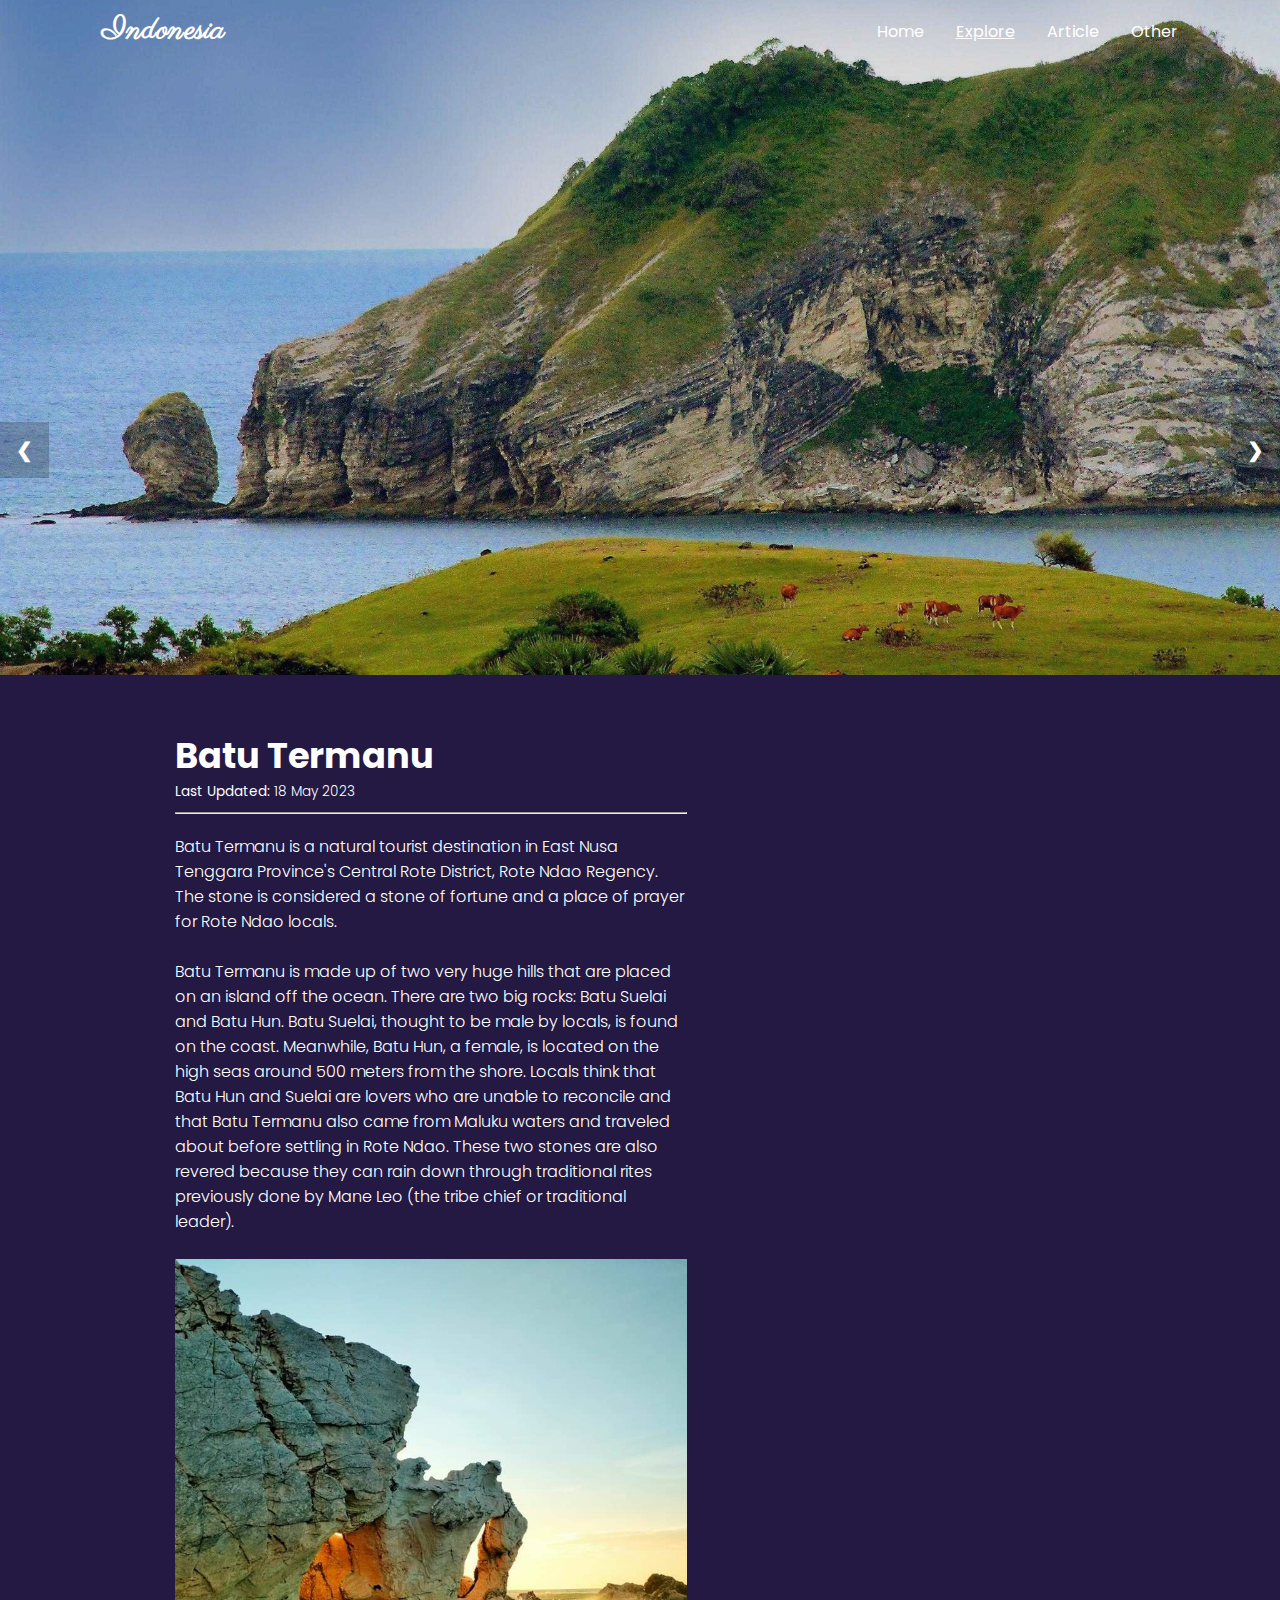
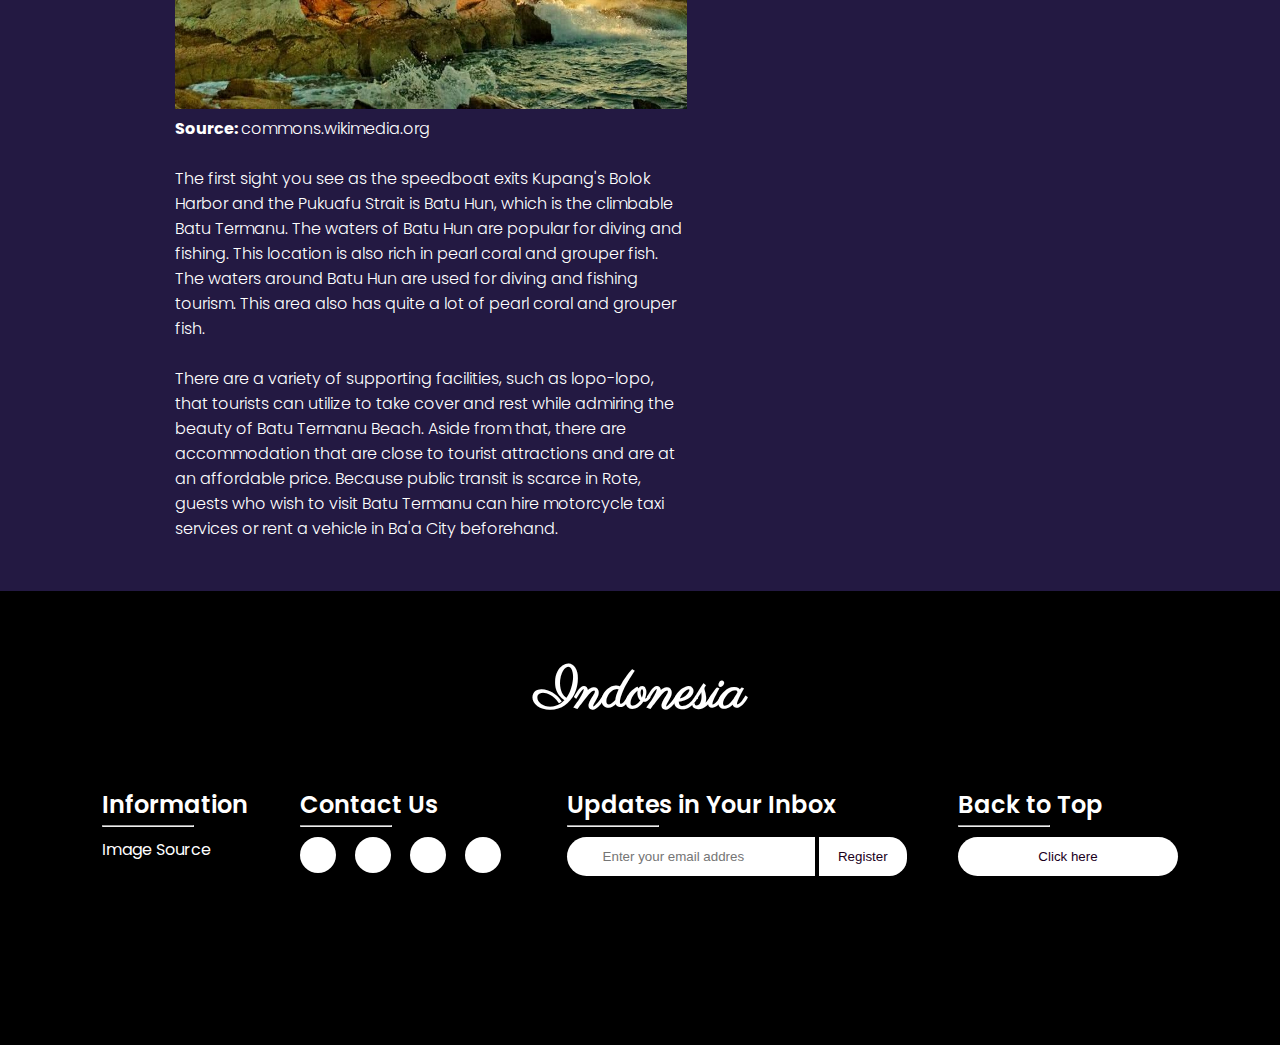
<file: HTML/batu-termanu.html>
<!DOCTYPE html>
<html lang="en">
	<head>
		<meta charset="UTF-8" />
		<meta http-equiv="X-UA-Compatible" content="IE=edge" />
		<meta name="viewport" content="width=device-width, initial-scale=1.0" />
		<link rel="stylesheet" type="text/css" href="../CSS/style.css" />
		<link rel="stylesheet" type="text/css" href="../CSS/styleExplore.css" />
		<link
			rel="stylesheet"
			href="https://cdnjs.cloudflare.com/ajax/libs/font-awesome/6.4.0/css/all.min.css"
			integrity="sha512-iecdLmaskl7CVkqkXNQ/ZH/XLlvWZOJyj7Yy7tcenmpD1ypASozpmT/E0iPtmFIB46ZmdtAc9eNBvH0H/ZpiBw=="
			crossorigin="anonymous"
			referrerpolicy="no-referrer"
		/>
		<title>Batu Termanu</title>
	</head>
	<body>
		<header>
			<div>
				<h3 class="logo"><a href="../index.html">Indonesia</a></h3>
			</div>

			<div class="mobile-navbar-toggle">
				<i class="fa-solid fa-bars" id="navbar-toggle-icon"></i>
			</div>

			<nav>
				<ul id="navbar">
					<li><a href="../index.html#welcoming">Home</a></li>
					<li>
						<a href="../index.html#explore" class="active"
							>Explore</a
						>
					</li>
					<li>
						<a href="../index.html#article">Article</a>
					</li>
					<li><a href="#footer">Other</a></li>
				</ul>
			</nav>
		</header>

		<main>
			<div class="carousel">
				<div class="slide">
					<img src="../Image/batu-termanu2.jpg" alt="" />
				</div>
				<div class="slide">
					<img src="../Image/batu-termanu3.jpg" alt="" />
				</div>
				<div class="slide">
					<img src="../Image/batu-termanu4.jpg" alt="" />
				</div>
				<div class="navigation">
					<a class="prev" onclick="plusSlides(-1)">&#10094;</a>
					<a class="next" onclick="plusSlides(-1)">&#10095;</a>
				</div>
			</div>
			<article>
				<div class="content">
					<h1>Batu Termanu</h1>
					<p class="updated">
						<strong>Last Updated: </strong> 18 May 2023
					</p>
					<hr />
					<p>
						Batu Termanu is a natural tourist destination in East
						Nusa Tenggara Province's Central Rote District, Rote
						Ndao Regency. The stone is considered a stone of fortune
						and a place of prayer for Rote Ndao locals.
					</p>
					<br />
					<p>
						Batu Termanu is made up of two very huge hills that are
						placed on an island off the ocean. There are two big
						rocks: Batu Suelai and Batu Hun. Batu Suelai, thought to
						be male by locals, is found on the coast. Meanwhile,
						Batu Hun, a female, is located on the high seas around
						500 meters from the shore. Locals think that Batu Hun
						and Suelai are lovers who are unable to reconcile and
						that Batu Termanu also came from Maluku waters and
						traveled about before settling in Rote Ndao. These two
						stones are also revered because they can rain down
						through traditional rites previously done by Mane Leo
						(the tribe chief or traditional leader).
					</p>
					<br />
					<figure>
						<img src="../Image/batu-termanu.jpg" alt="" />
						<figcaption>
							<strong>Source: </strong
							><a
								href="https://commons.wikimedia.org/wiki/File:Termanu_stone_-_Rote_Island.jpg"
								>commons.wikimedia.org</a
							>
						</figcaption>
					</figure>
					<br />
					<p>
						The first sight you see as the speedboat exits Kupang's
						Bolok Harbor and the Pukuafu Strait is Batu Hun, which
						is the climbable Batu Termanu. The waters of Batu Hun
						are popular for diving and fishing. This location is
						also rich in pearl coral and grouper fish. The waters
						around Batu Hun are used for diving and fishing tourism.
						This area also has quite a lot of pearl coral and
						grouper fish.
					</p>
					<br />
					<p>
						There are a variety of supporting facilities, such as
						lopo-lopo, that tourists can utilize to take cover and
						rest while admiring the beauty of Batu Termanu Beach.
						Aside from that, there are accommodation that are close
						to tourist attractions and are at an affordable price.
						Because public transit is scarce in Rote, guests who
						wish to visit Batu Termanu can hire motorcycle taxi
						services or rent a vehicle in Ba'a City beforehand.
					</p>
				</div>
				<br />
				<div class="googleMap-container">
					<iframe
						class="googleMap"
						src="https://www.google.com/maps/embed?pb=!1m18!1m12!1m3!1d8071.307632382249!2d123.11094592899582!3d-10.675208920605044!2m3!1f0!2f0!3f0!3m2!1i1024!2i768!4f13.1!3m3!1m2!1s0x2c56d37f6e6b6889%3A0x96581d223c4ab505!2sPantai%20Batu%20Termanu!5e0!3m2!1sid!2sid!4v1684559143407!5m2!1sid!2sid"
						allowfullscreen=""
						loading="lazy"
						referrerpolicy="no-referrer-when-downgrade"
					></iframe>
				</div>
				<br />
				<br />
			</article>
		</main>

		<footer id="footer">
			<div class="footer-logo">
				<h3>Indonesia</h3>
			</div>

			<div class="footer-item">
				<div class="footer-col footer-company">
					<h3>Information</h3>
					<hr class="line" />
					<ul>
						<li><a href="HTML/image-source.html">Image Source</a></li>
					</ul>
				</div>

				<div class="footer-col footer-social">
					<h3>Contact Us</h3>
					<hr class="line" />
					<a href="https://www.facebook.com/smpkristoforus1"
						><i class="fa-brands fa-facebook-f"></i
					></a>
					<a href="https://www.instagram.com/smp_santo_kristoforus1/"
						><i class="fa-brands fa-instagram"></i
					></a>
					<a href="https://www.youtube.com/@smpsantokristoforus1251"
						><i class="fa-brands fa-youtube"></i
					></a>
					<a href="https://kristo.sch.id/v2/"
						><i class="fa-solid fa-globe"></i
					></a>
				</div>

				<div class="footer-col footer-news">
					<h3>Updates in Your Inbox</h3>
					<hr class="line" />
					<div class="email-input">
						<form action="">
							<input
								type="email"
								id="input"
								name="email"
								placeholder="Enter your email addres"
							/>
							<button type="submit">Register</button>
						</form>
					</div>
				</div>

				<div class="footer-col footer-scroll">
					<h3>Back to Top</h3>
					<hr class="line" />
					<button onclick="backToTop()">Click here</button>
				</div>
			</div>
		</footer>
		<script src="../script.js"></script>
	</body>
</html>
</file>
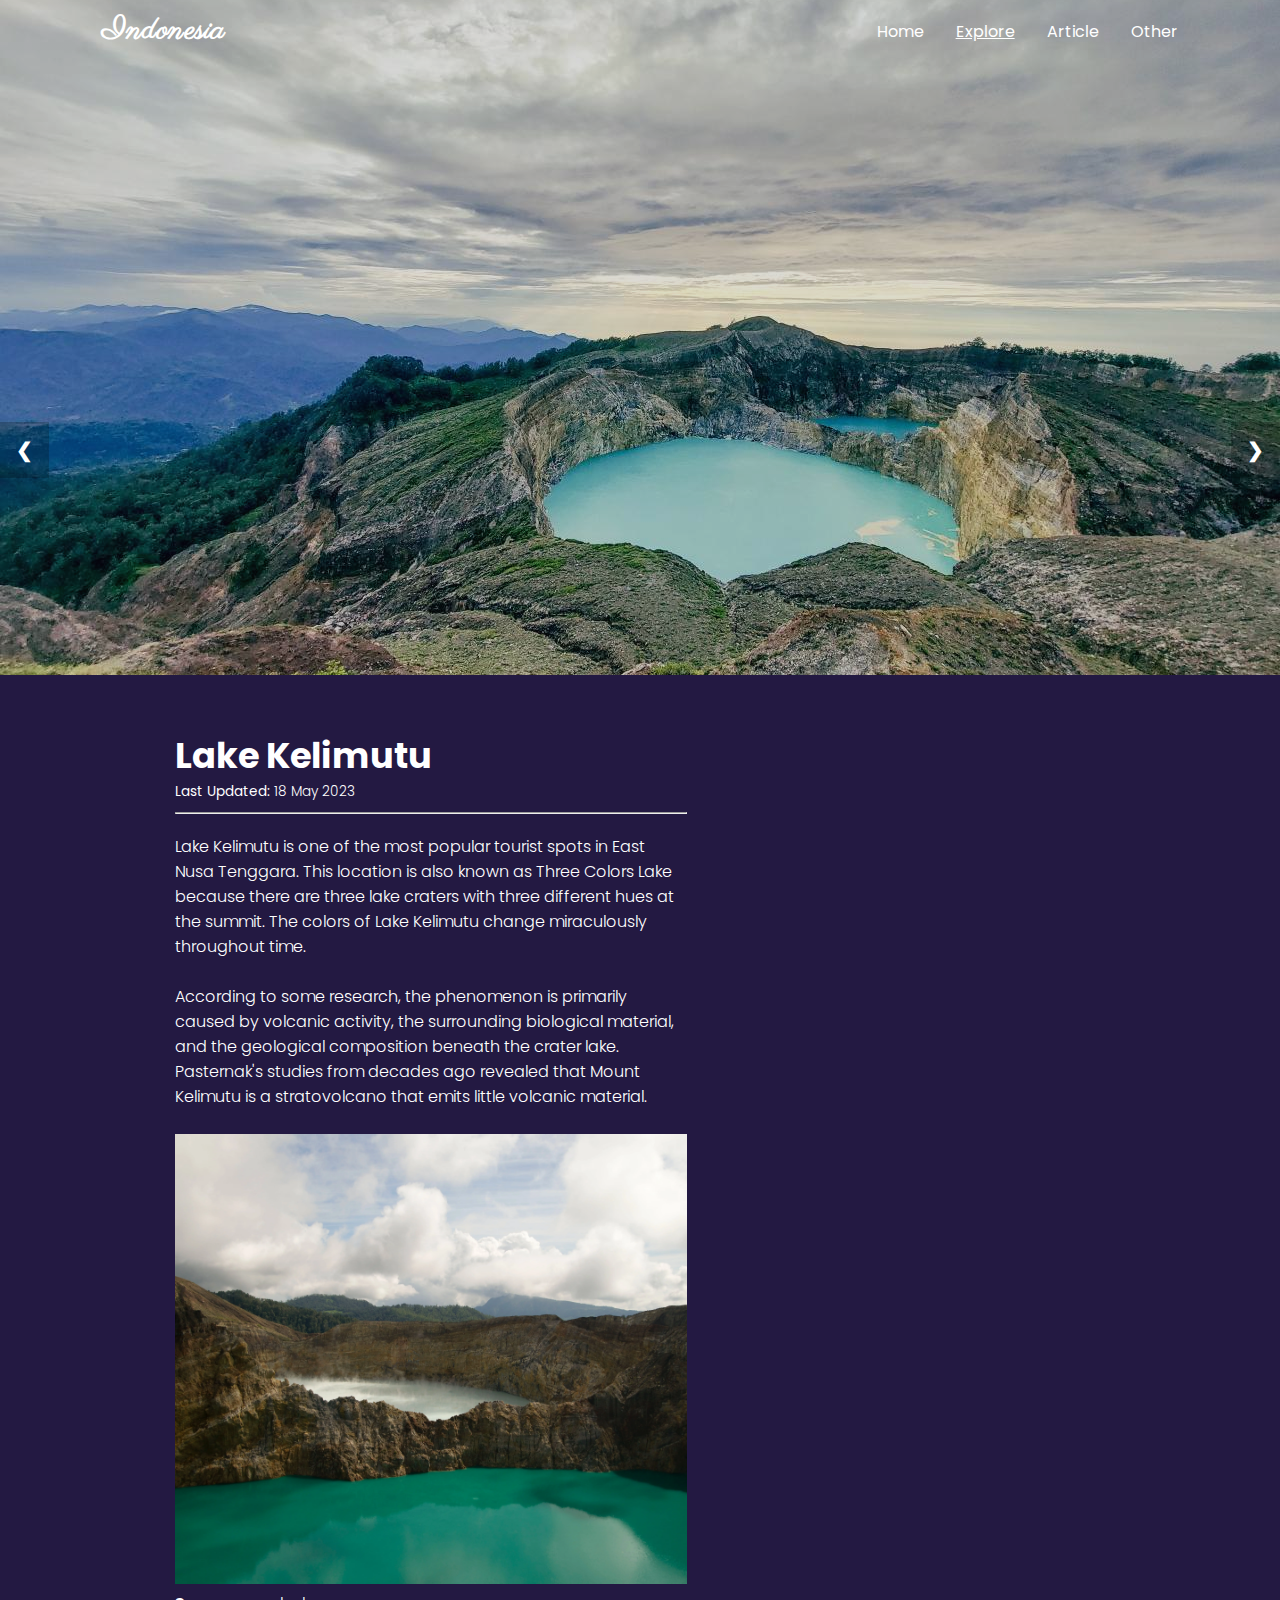
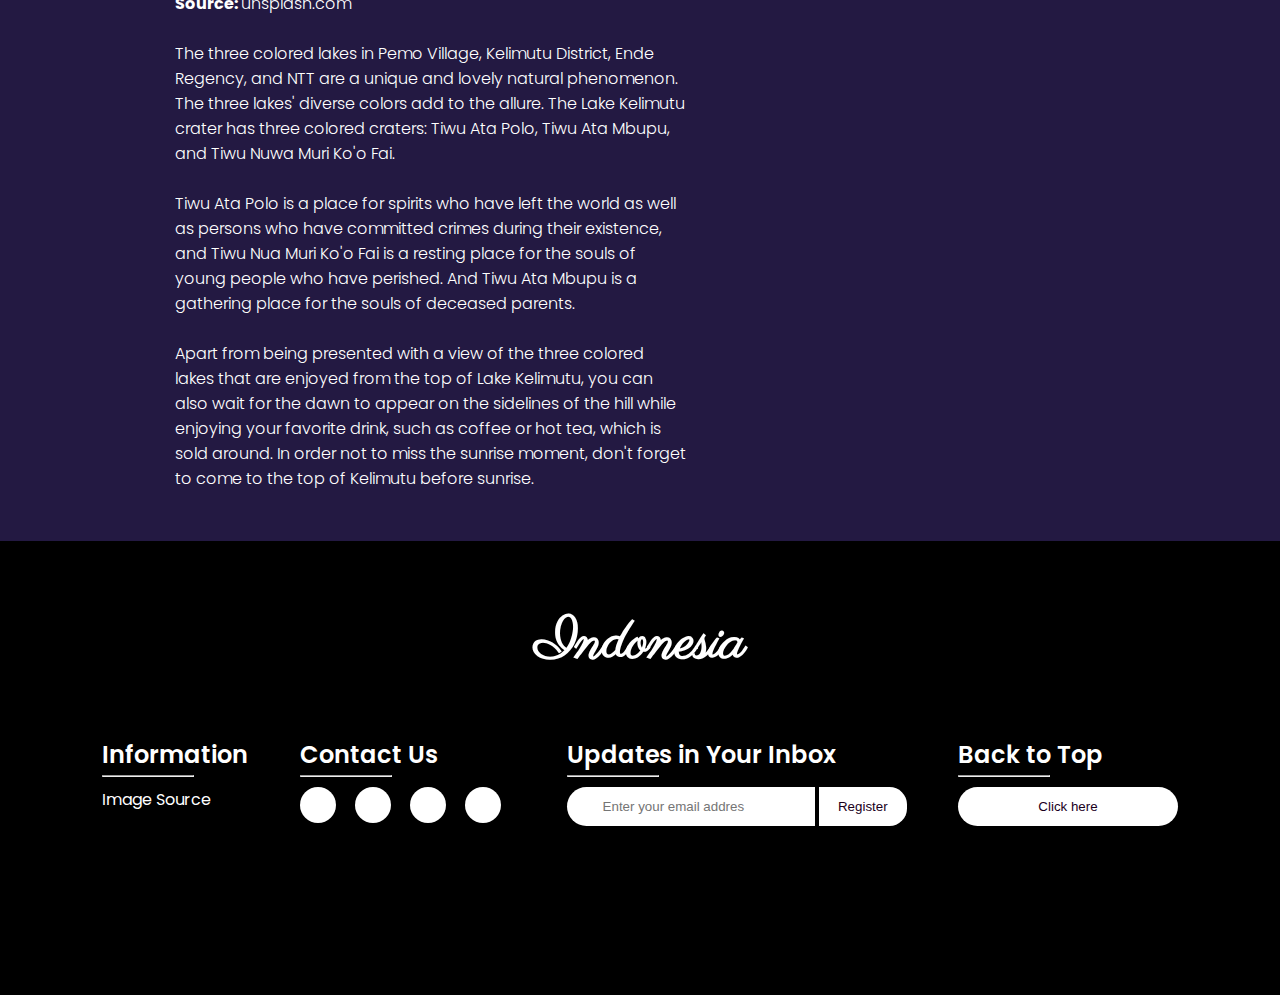
<file: HTML/kelimutu-lake.html>
<!DOCTYPE html>
<html lang="en">
	<head>
		<meta charset="UTF-8" />
		<meta http-equiv="X-UA-Compatible" content="IE=edge" />
		<meta name="viewport" content="width=device-width, initial-scale=1.0" />
		<link rel="stylesheet" type="text/css" href="../CSS/style.css" />
		<link rel="stylesheet" type="text/css" href="../CSS/styleExplore.css" />
		<link
			rel="stylesheet"
			href="https://cdnjs.cloudflare.com/ajax/libs/font-awesome/6.4.0/css/all.min.css"
			integrity="sha512-iecdLmaskl7CVkqkXNQ/ZH/XLlvWZOJyj7Yy7tcenmpD1ypASozpmT/E0iPtmFIB46ZmdtAc9eNBvH0H/ZpiBw=="
			crossorigin="anonymous"
			referrerpolicy="no-referrer"
		/>
		<title>Lake Kelimutu</title>
	</head>
	<body>
		<header>
			<div>
				<h3 class="logo"><a href="../index.html">Indonesia</a></h3>
			</div>

			<div class="mobile-navbar-toggle">
				<i class="fa-solid fa-bars" id="navbar-toggle-icon"></i>
			</div>

			<nav>
				<ul id="navbar">
					<li><a href="../index.html#welcoming">Home</a></li>
					<li>
						<a href="../index.html#explore" class="active"
							>Explore</a
						>
					</li>
					<li>
						<a href="../index.html#article">Article</a>
					</li>
					<li><a href="#footer">Other</a></li>
				</ul>
			</nav>
		</header>

		<main>
			<div class="carousel">
				<div class="slide">
					<img src="../Image/kelimutu-lake3.jpg" alt="" />
				</div>
				<div class="slide">
					<img src="../Image/kelimutu-lake4.jpg" alt="" />
				</div>
				<div class="slide">
					<img src="../Image/kelimutu-lake2.jpg" alt="" />
				</div>
				<div class="navigation">
					<a class="prev" onclick="plusSlides(-1)">&#10094;</a>
					<a class="next" onclick="plusSlides(-1)">&#10095;</a>
				</div>
			</div>
			<article>
				<div class="content">
					<h1>Lake Kelimutu</h1>
					<p class="updated">
						<strong>Last Updated: </strong> 18 May 2023
					</p>
					<hr />
					<p>
						Lake Kelimutu is one of the most popular tourist spots
						in East Nusa Tenggara. This location is also known as
						Three Colors Lake because there are three lake craters
						with three different hues at the summit. The colors of
						Lake Kelimutu change miraculously throughout time.
					</p>
					<br />
					<p>
						According to some research, the phenomenon is primarily
						caused by volcanic activity, the surrounding biological
						material, and the geological composition beneath the
						crater lake. Pasternak's studies from decades ago
						revealed that Mount Kelimutu is a stratovolcano that
						emits little volcanic material.
					</p>
					<br />
					<figure>
						<img src="../Image/kelimutu-lake.webp" alt="" />
						<figcaption>
							<strong>Source: </strong
							><a
								href="https://unsplash.com/photos/k6Vd-mbxx6A?utm_source=unsplash&utm_medium=referral&utm_content=creditCopyText"
								>unsplash.com</a
							>
						</figcaption>
					</figure>
					<br />
					<p>
						The three colored lakes in Pemo Village, Kelimutu
						District, Ende Regency, and NTT are a unique and lovely
						natural phenomenon. The three lakes' diverse colors add
						to the allure. The Lake Kelimutu crater has three
						colored craters: Tiwu Ata Polo, Tiwu Ata Mbupu, and Tiwu
						Nuwa Muri Ko'o Fai.
					</p>
					<br />
					<p>
						Tiwu Ata Polo is a place for spirits who have left the
						world as well as persons who have committed crimes
						during their existence, and Tiwu Nua Muri Ko'o Fai is a
						resting place for the souls of young people who have
						perished. And Tiwu Ata Mbupu is a gathering place for
						the souls of deceased parents.
					</p>
					<br />
					<p>
						Apart from being presented with a view of the three
						colored lakes that are enjoyed from the top of Lake
						Kelimutu, you can also wait for the dawn to appear on
						the sidelines of the hill while enjoying your favorite
						drink, such as coffee or hot tea, which is sold around.
						In order not to miss the sunrise moment, don't forget to
						come to the top of Kelimutu before sunrise.
					</p>
				</div>
				<br />
				<div class="googleMap-container">
					<iframe
						class="googleMap"
						src="https://www.google.com/maps/embed?pb=!1m18!1m12!1m3!1d15772.849063972737!2d121.80386694186114!3d-8.766089603384945!2m3!1f0!2f0!3f0!3m2!1i1024!2i768!4f13.1!3m3!1m2!1s0x2dad42cbad3700fd%3A0xd134f42033d607ed!2sDanau%20Kelimutu!5e0!3m2!1sid!2sid!4v1684545924977!5m2!1sid!2sid"
						allowfullscreen=""
						loading="lazy"
						referrerpolicy="no-referrer-when-downgrade"
					></iframe>
				</div>
				<br />
				<br />
			</article>
		</main>

		<footer id="footer">
			<div class="footer-logo">
				<h3>Indonesia</h3>
			</div>

			<div class="footer-item">
				<div class="footer-col footer-company">
					<h3>Information</h3>
					<hr class="line" />
					<ul>
						<li><a href="HTML/image-source.html">Image Source</a></li>
					</ul>
				</div>

				<div class="footer-col footer-social">
					<h3>Contact Us</h3>
					<hr class="line" />
					<a href="https://www.facebook.com/smpkristoforus1"
						><i class="fa-brands fa-facebook-f"></i
					></a>
					<a href="https://www.instagram.com/smp_santo_kristoforus1/"
						><i class="fa-brands fa-instagram"></i
					></a>
					<a href="https://www.youtube.com/@smpsantokristoforus1251"
						><i class="fa-brands fa-youtube"></i
					></a>
					<a href="https://kristo.sch.id/v2/"
						><i class="fa-solid fa-globe"></i
					></a>
				</div>

				<div class="footer-col footer-news">
					<h3>Updates in Your Inbox</h3>
					<hr class="line" />
					<div class="email-input">
						<form action="">
							<input
								type="email"
								id="input"
								name="email"
								placeholder="Enter your email addres"
							/>
							<button type="submit">Register</button>
						</form>
					</div>
				</div>

				<div class="footer-col footer-scroll">
					<h3>Back to Top</h3>
					<hr class="line" />
					<button onclick="backToTop()">Click here</button>
				</div>
			</div>
		</footer>
		<script src="../script.js"></script>
	</body>
</html>
</file>
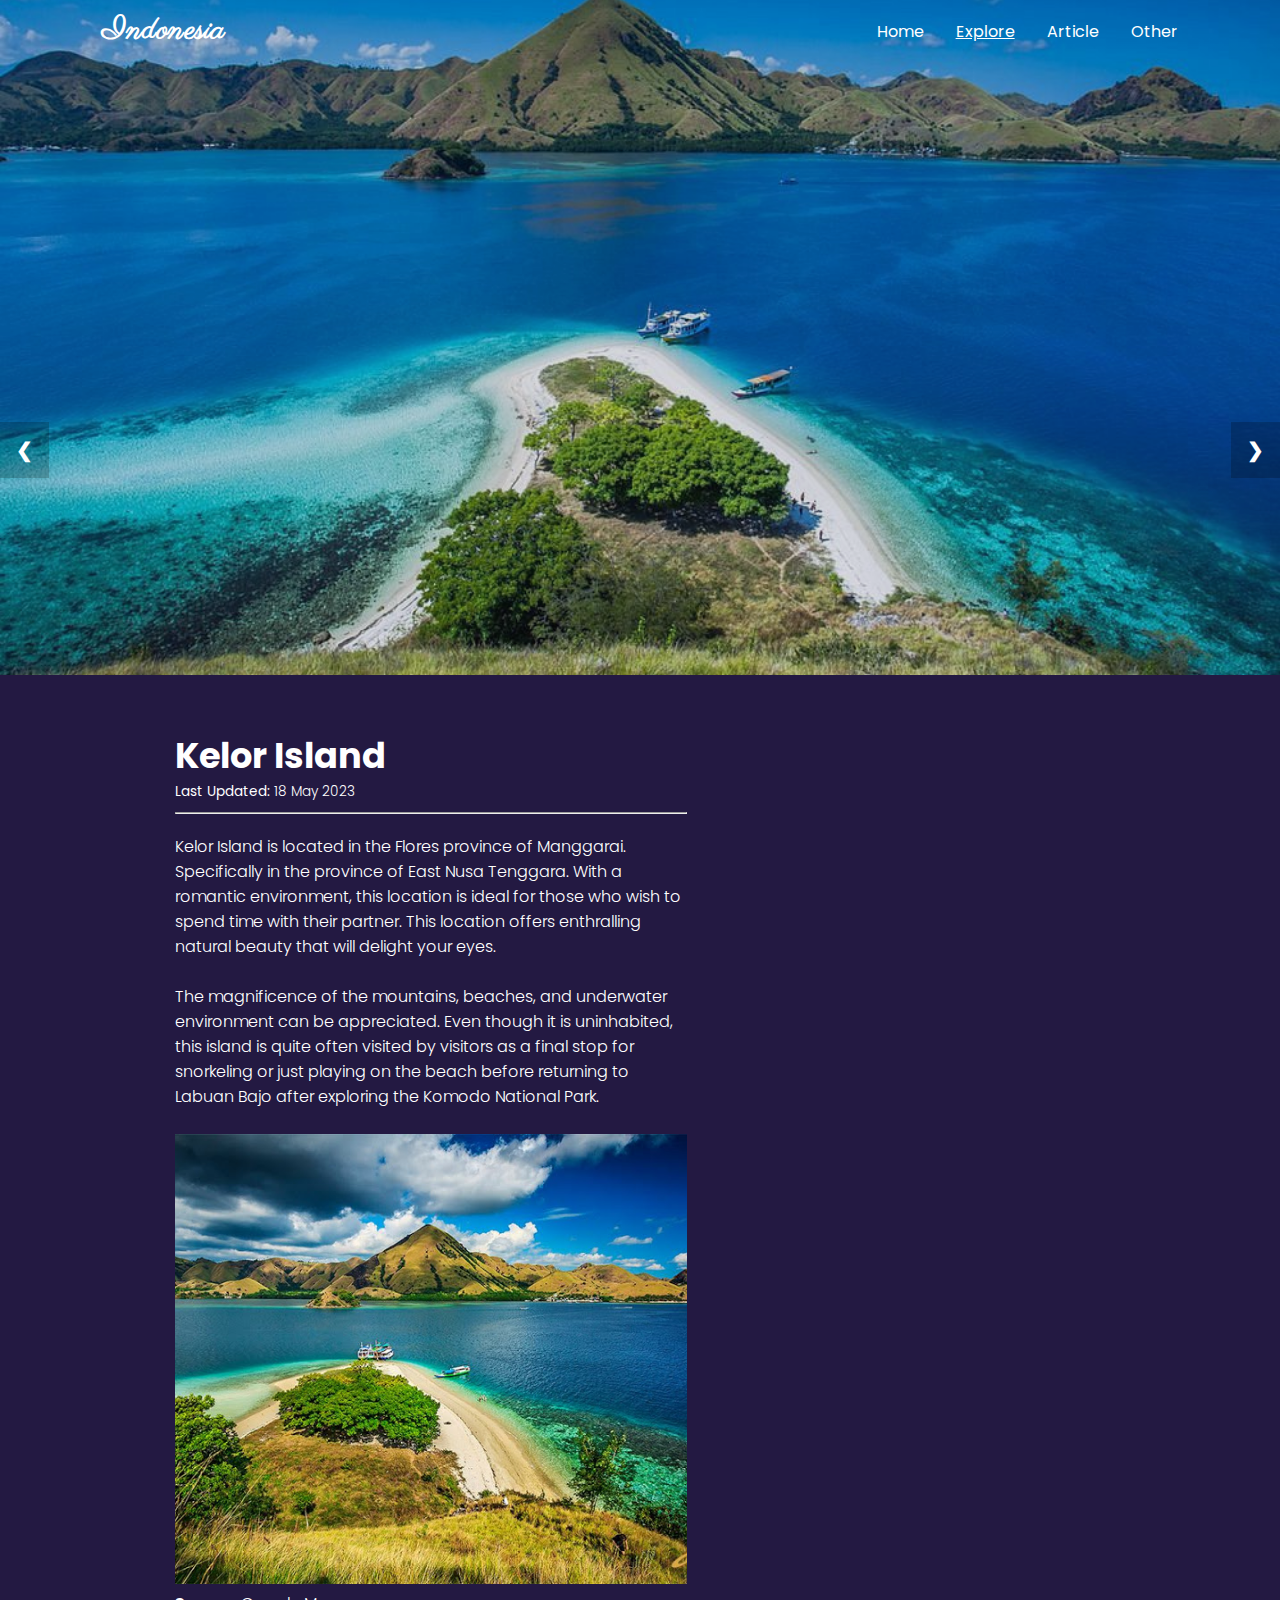
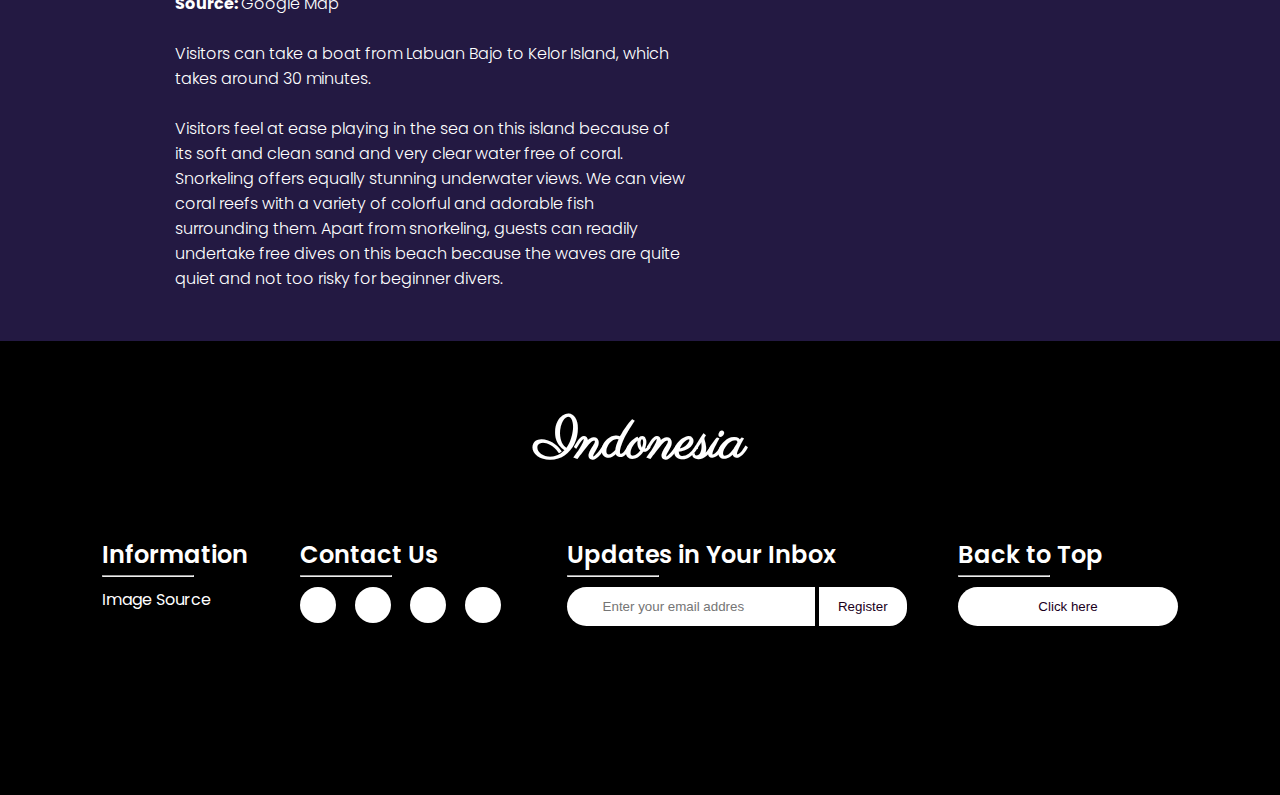
<file: HTML/kelor-island.html>
<!DOCTYPE html>
<html lang="en">
	<head>
		<meta charset="UTF-8" />
		<meta http-equiv="X-UA-Compatible" content="IE=edge" />
		<meta name="viewport" content="width=device-width, initial-scale=1.0" />
		<link rel="stylesheet" type="text/css" href="../CSS/style.css" />
		<link rel="stylesheet" type="text/css" href="../CSS/styleExplore.css" />
		<link
			rel="stylesheet"
			href="https://cdnjs.cloudflare.com/ajax/libs/font-awesome/6.4.0/css/all.min.css"
			integrity="sha512-iecdLmaskl7CVkqkXNQ/ZH/XLlvWZOJyj7Yy7tcenmpD1ypASozpmT/E0iPtmFIB46ZmdtAc9eNBvH0H/ZpiBw=="
			crossorigin="anonymous"
			referrerpolicy="no-referrer"
		/>
		<title>Kelor Island</title>
	</head>
	<body>
		<header>
			<div>
				<h3 class="logo"><a href="../index.html">Indonesia</a></h3>
			</div>

			<div class="mobile-navbar-toggle">
				<i class="fa-solid fa-bars" id="navbar-toggle-icon"></i>
			</div>

			<nav>
				<ul id="navbar">
					<li><a href="../index.html#welcoming">Home</a></li>
					<li>
						<a href="../index.html#explore" class="active"
							>Explore</a
						>
					</li>
					<li>
						<a href="../index.html#article">Article</a>
					</li>
					<li><a href="#footer">Other</a></li>
				</ul>
			</nav>
		</header>

		<main>
			<div class="carousel">
				<div class="slide">
					<img src="../Image/kelor-island.jpg" alt="" />
				</div>
				<div class="slide">
					<img src="../Image/kelor-island2.webp" alt="" />
				</div>
				<div class="slide">
					<img src="../Image/kelor-island3.jpg" alt="" />
				</div>
				<div class="navigation">
					<a class="prev" onclick="plusSlides(-1)">&#10094;</a>
					<a class="next" onclick="plusSlides(-1)">&#10095;</a>
				</div>
			</div>
			<article>
				<div class="content">
					<h1>Kelor Island</h1>
					<p class="updated">
						<strong>Last Updated: </strong> 18 May 2023
					</p>
					<hr />
					<p>
						Kelor Island is located in the Flores province of
						Manggarai. Specifically in the province of East Nusa
						Tenggara. With a romantic environment, this location is
						ideal for those who wish to spend time with their
						partner. This location offers enthralling natural beauty
						that will delight your eyes.
					</p>
					<br />
					<p>
						The magnificence of the mountains, beaches, and
						underwater environment can be appreciated. Even though
						it is uninhabited, this island is quite often visited by
						visitors as a final stop for snorkeling or just playing
						on the beach before returning to Labuan Bajo after
						exploring the Komodo National Park.
					</p>
					<br />
					<figure>
						<img src="../Image/kelor-island4.jpg" alt="" />
						<figcaption>
							<strong>Source: </strong
							><a
								href="https://phinemo.com/pulau-kelor-labuan-bajo/"
								>Google Map</a
							>
						</figcaption>
					</figure>
					<br />
					<p>
						Visitors can take a boat from Labuan Bajo to Kelor
						Island, which takes around 30 minutes.
					</p>
					<br />
					<p>
						Visitors feel at ease playing in the sea on this island
						because of its soft and clean sand and very clear water
						free of coral. Snorkeling offers equally stunning
						underwater views. We can view coral reefs with a variety
						of colorful and adorable fish surrounding them. Apart
						from snorkeling, guests can readily undertake free dives
						on this beach because the waves are quite quiet and not
						too risky for beginner divers.
					</p>
				</div>
				<br />
				<div class="googleMap-container">
					<iframe
						class="googleMap"
						src="https://www.google.com/maps/embed?pb=!1m18!1m12!1m3!1d15782.014281760596!2d119.8044224418022!3d-8.547478494434047!2m3!1f0!2f0!3f0!3m2!1i1024!2i768!4f13.1!3m3!1m2!1s0x2db460c71f1e7ad7%3A0x29e8980519c764a7!2sPulau%20Kelor!5e0!3m2!1sid!2sid!4v1684551304446!5m2!1sid!2sid"
						allowfullscreen=""
						loading="lazy"
						referrerpolicy="no-referrer-when-downgrade"
					></iframe>
				</div>
				<br />
				<br />
			</article>
		</main>

		<footer id="footer">
			<div class="footer-logo">
				<h3>Indonesia</h3>
			</div>

			<div class="footer-item">
				<div class="footer-col footer-company">
					<h3>Information</h3>
					<hr class="line" />
					<ul>
						<li><a href="HTML/image-source.html">Image Source</a></li>
					</ul>
				</div>

				<div class="footer-col footer-social">
					<h3>Contact Us</h3>
					<hr class="line" />
					<a href="https://www.facebook.com/smpkristoforus1"
						><i class="fa-brands fa-facebook-f"></i
					></a>
					<a href="https://www.instagram.com/smp_santo_kristoforus1/"
						><i class="fa-brands fa-instagram"></i
					></a>
					<a href="https://www.youtube.com/@smpsantokristoforus1251"
						><i class="fa-brands fa-youtube"></i
					></a>
					<a href="https://kristo.sch.id/v2/"
						><i class="fa-solid fa-globe"></i
					></a>
				</div>

				<div class="footer-col footer-news">
					<h3>Updates in Your Inbox</h3>
					<hr class="line" />
					<div class="email-input">
						<form action="">
							<input
								type="email"
								id="input"
								name="email"
								placeholder="Enter your email addres"
							/>
							<button type="submit">Register</button>
						</form>
					</div>
				</div>

				<div class="footer-col footer-scroll">
					<h3>Back to Top</h3>
					<hr class="line" />
					<button onclick="backToTop()">Click here</button>
				</div>
			</div>
		</footer>
		<script src="../script.js"></script>
	</body>
</html>
</file>
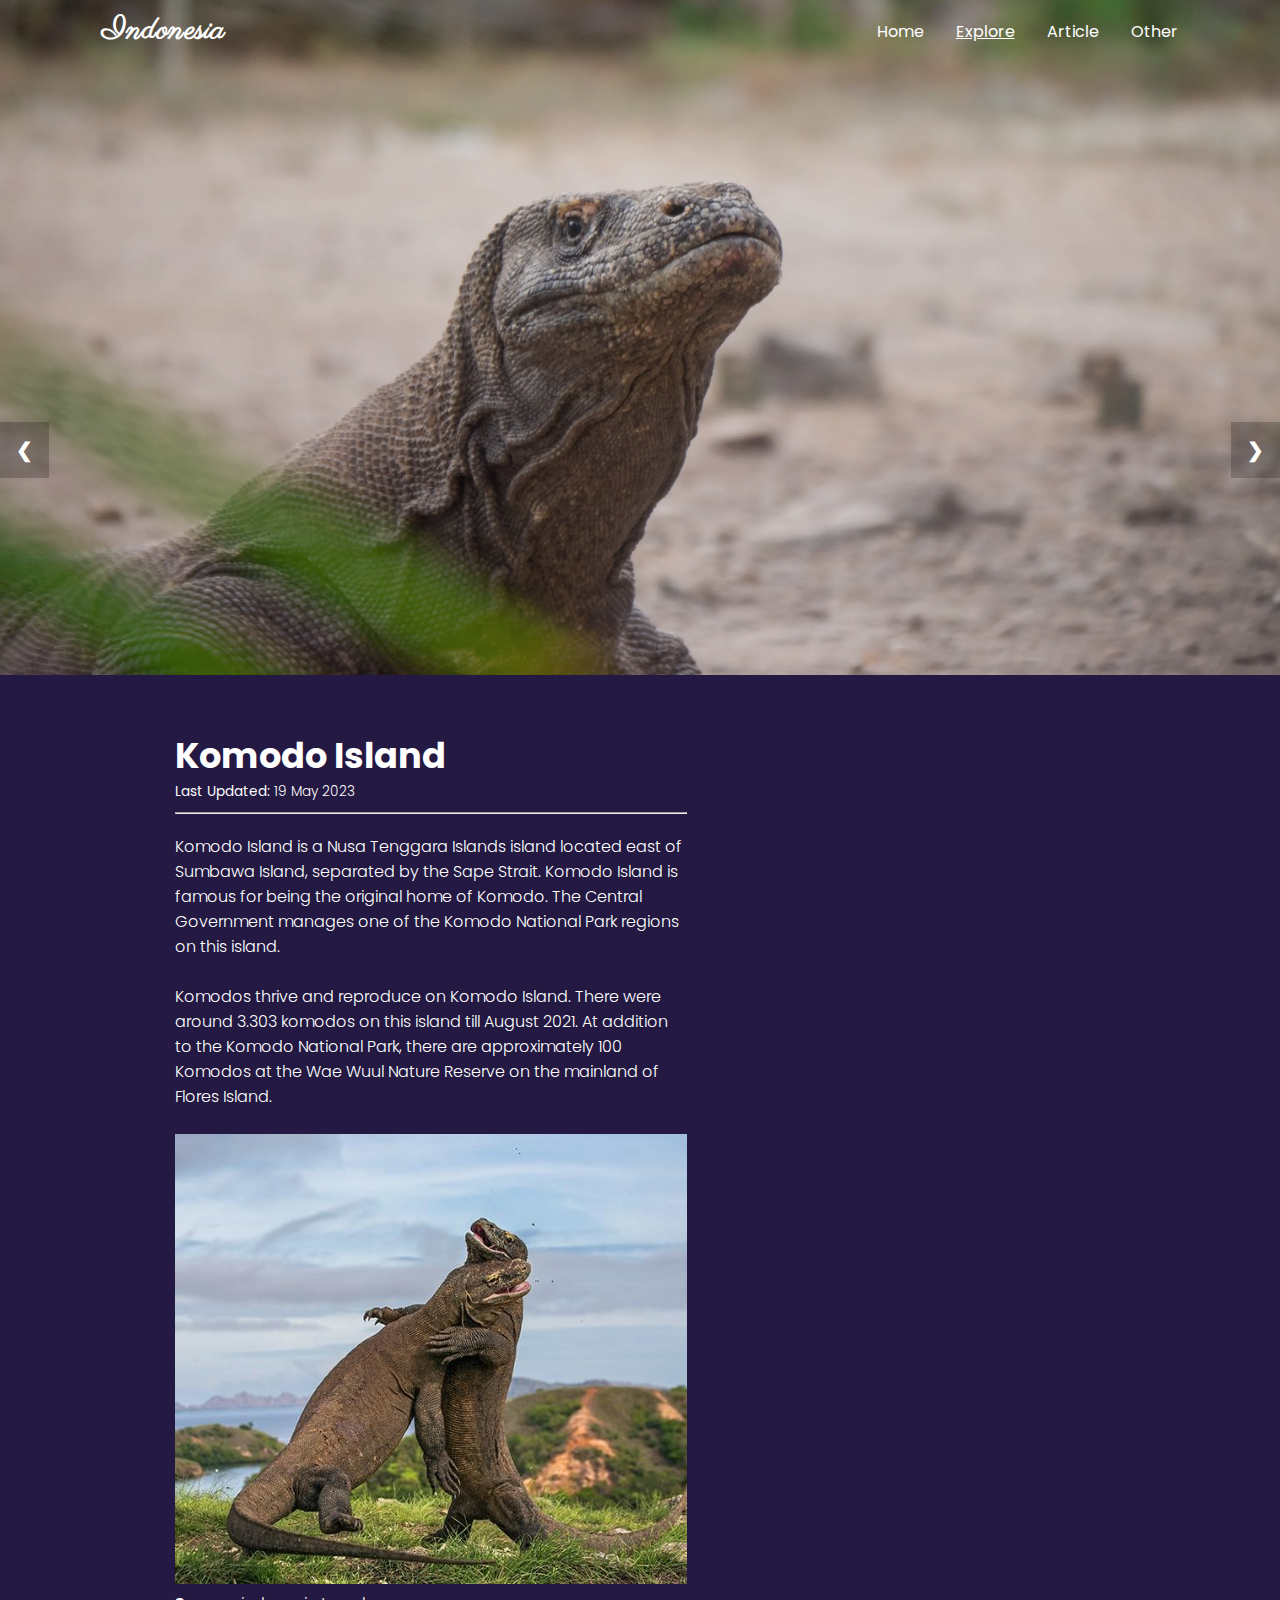
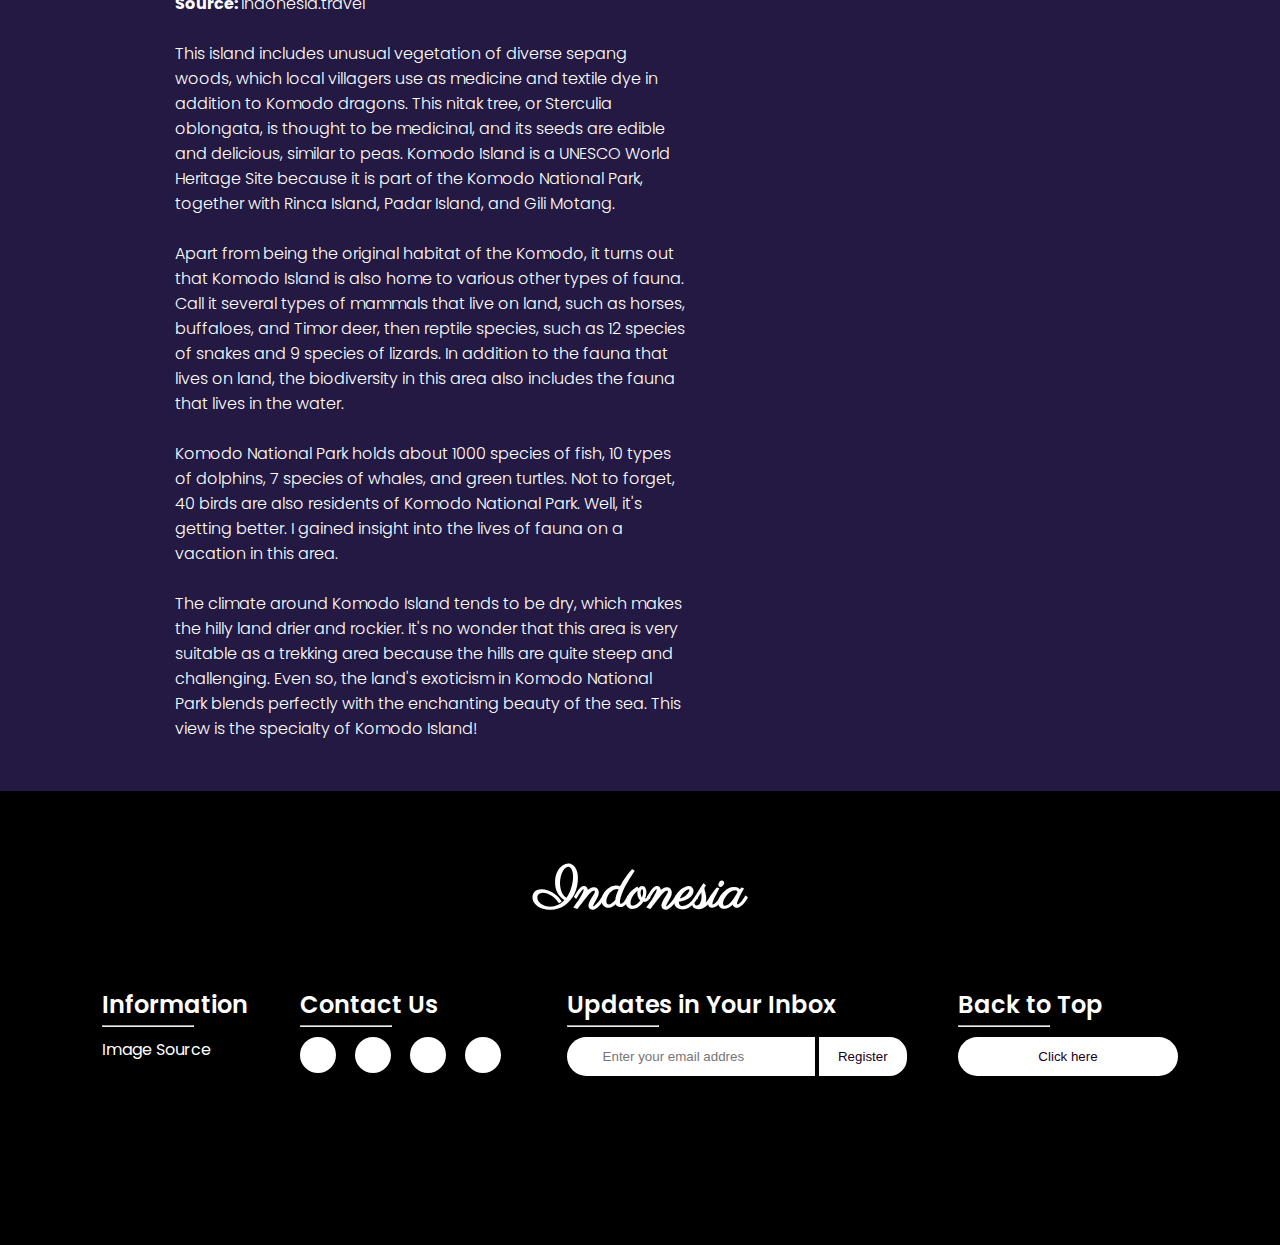
<file: HTML/komodo-island.html>
<!DOCTYPE html>
<html lang="en">
	<head>
		<meta charset="UTF-8" />
		<meta http-equiv="X-UA-Compatible" content="IE=edge" />
		<meta name="viewport" content="width=device-width, initial-scale=1.0" />
		<link rel="stylesheet" type="text/css" href="../CSS/style.css" />
		<link rel="stylesheet" type="text/css" href="../CSS/styleExplore.css" />
		<link
			rel="stylesheet"
			href="https://cdnjs.cloudflare.com/ajax/libs/font-awesome/6.4.0/css/all.min.css"
			integrity="sha512-iecdLmaskl7CVkqkXNQ/ZH/XLlvWZOJyj7Yy7tcenmpD1ypASozpmT/E0iPtmFIB46ZmdtAc9eNBvH0H/ZpiBw=="
			crossorigin="anonymous"
			referrerpolicy="no-referrer"
		/>
		<title>Komodo Island</title>
	</head>
	<body>
		<header>
			<div>
				<h3 class="logo"><a href="../index.html">Indonesia</a></h3>
			</div>

			<div class="mobile-navbar-toggle">
				<i class="fa-solid fa-bars" id="navbar-toggle-icon"></i>
			</div>

			<nav>
				<ul id="navbar">
					<li><a href="../index.html#welcoming">Home</a></li>
					<li>
						<a href="../index.html#explore" class="active"
							>Explore</a
						>
					</li>
					<li>
						<a href="../index.html#article">Article</a>
					</li>
					<li><a href="#footer">Other</a></li>
				</ul>
			</nav>
		</header>

		<main>
			<div class="carousel">
				<div class="slide">
					<img src="../Image/comodo-island.webp" alt="" />
				</div>
				<div class="slide">
					<img src="../Image/komodo-island2.jpg" alt="" />
				</div>
				<div class="slide">
					<img src="../Image/komodo-island3.webp" alt="" />
				</div>
				<div class="navigation">
					<a class="prev" onclick="plusSlides(-1)">&#10094;</a>
					<a class="next" onclick="plusSlides(-1)">&#10095;</a>
				</div>
			</div>
			<article>
				<div class="content">
					<h1>Komodo Island</h1>
					<p class="updated">
						<strong>Last Updated: </strong>19 May 2023
					</p>
					<hr />
					<p>
						Komodo Island is a Nusa Tenggara Islands island located
						east of Sumbawa Island, separated by the Sape Strait.
						Komodo Island is famous for being the original home of
						Komodo. The Central Government manages one of the Komodo
						National Park regions on this island.
					</p>
					<br />
					<p>
						Komodos thrive and reproduce on Komodo Island. There
						were around 3.303 komodos on this island till August
						2021. At addition to the Komodo National Park, there are
						approximately 100 Komodos at the Wae Wuul Nature Reserve
						on the mainland of Flores Island.
					</p>
					<br />
					<figure>
						<img src="../Image/komodo-island4.jpg" alt="" />
						<figcaption>
							<strong>Source: </strong
							><a
								href="https://www.indonesia.travel/ph/en/trip-ideas/10-reasons-to-visit-the-magnificent-komodo-national-park"
								>indonesia.travel</a
							>
						</figcaption>
					</figure>
					<br />
					<p>
						This island includes unusual vegetation of diverse
						sepang woods, which local villagers use as medicine and
						textile dye in addition to Komodo dragons. This nitak
						tree, or Sterculia oblongata, is thought to be
						medicinal, and its seeds are edible and delicious,
						similar to peas. Komodo Island is a UNESCO World
						Heritage Site because it is part of the Komodo National
						Park, together with Rinca Island, Padar Island, and Gili
						Motang.
					</p>
					<br />
					<p>
						Apart from being the original habitat of the Komodo, it
						turns out that Komodo Island is also home to various
						other types of fauna. Call it several types of mammals
						that live on land, such as horses, buffaloes, and Timor
						deer, then reptile species, such as 12 species of snakes
						and 9 species of lizards. In addition to the fauna that
						lives on land, the biodiversity in this area also
						includes the fauna that lives in the water.
					</p>
					<br />
					<p>
						Komodo National Park holds about 1000 species of fish,
						10 types of dolphins, 7 species of whales, and green
						turtles. Not to forget, 40 birds are also residents of
						Komodo National Park. Well, it's getting better. I
						gained insight into the lives of fauna on a vacation in
						this area.
					</p>
					<br />
					<p>
						The climate around Komodo Island tends to be dry, which
						makes the hilly land drier and rockier. It's no wonder
						that this area is very suitable as a trekking area
						because the hills are quite steep and challenging. Even
						so, the land's exoticism in Komodo National Park blends
						perfectly with the enchanting beauty of the sea. This
						view is the specialty of Komodo Island!
					</p>
				</div>
				<br />
				<div class="googleMap-container">
					<iframe
						class="googleMap"
						src="https://www.google.com/maps/embed?pb=!1m18!1m12!1m3!1d252484.52735710068!2d119.30782262460862!3d-8.589197444529544!2m3!1f0!2f0!3f0!3m2!1i1024!2i768!4f13.1!3m3!1m2!1s0x2db4545ba8b2bbbb%3A0x62b9b2c3feba412!2sPulau%20Komodo!5e0!3m2!1sid!2sid!4v1684507466827!5m2!1sid!2sid"
						allowfullscreen=""
						loading="lazy"
						referrerpolicy="no-referrer-when-downgrade"
					></iframe>
				</div>
				<br />
				<br />
			</article>
		</main>

		<footer id="footer">
			<div class="footer-logo">
				<h3>Indonesia</h3>
			</div>

			<div class="footer-item">
				<div class="footer-col footer-company">
					<h3>Information</h3>
					<hr class="line" />
					<ul>
						<li><a href="../HTML/image-source.html">Image Source</a></li>
					</ul>
				</div>

				<div class="footer-col footer-social">
					<h3>Contact Us</h3>
					<hr class="line" />
					<a href="https://www.facebook.com/smpkristoforus1"
						><i class="fa-brands fa-facebook-f"></i
					></a>
					<a href="https://www.instagram.com/smp_santo_kristoforus1/"
						><i class="fa-brands fa-instagram"></i
					></a>
					<a href="https://www.youtube.com/@smpsantokristoforus1251"
						><i class="fa-brands fa-youtube"></i
					></a>
					<a href="https://kristo.sch.id/v2/"
						><i class="fa-solid fa-globe"></i
					></a>
				</div>

				<div class="footer-col footer-news">
					<h3>Updates in Your Inbox</h3>
					<hr class="line" />
					<div class="email-input">
						<form action="">
							<input
								type="email"
								id="input"
								name="email"
								placeholder="Enter your email addres"
							/>
							<button type="submit">Register</button>
						</form>
					</div>
				</div>

				<div class="footer-col footer-scroll">
					<h3>Back to Top</h3>
					<hr class="line" />
					<button onclick="backToTop()">Click here</button>
				</div>
			</div>
		</footer>
		<script src="../script.js"></script>
	</body>
</html>
</file>
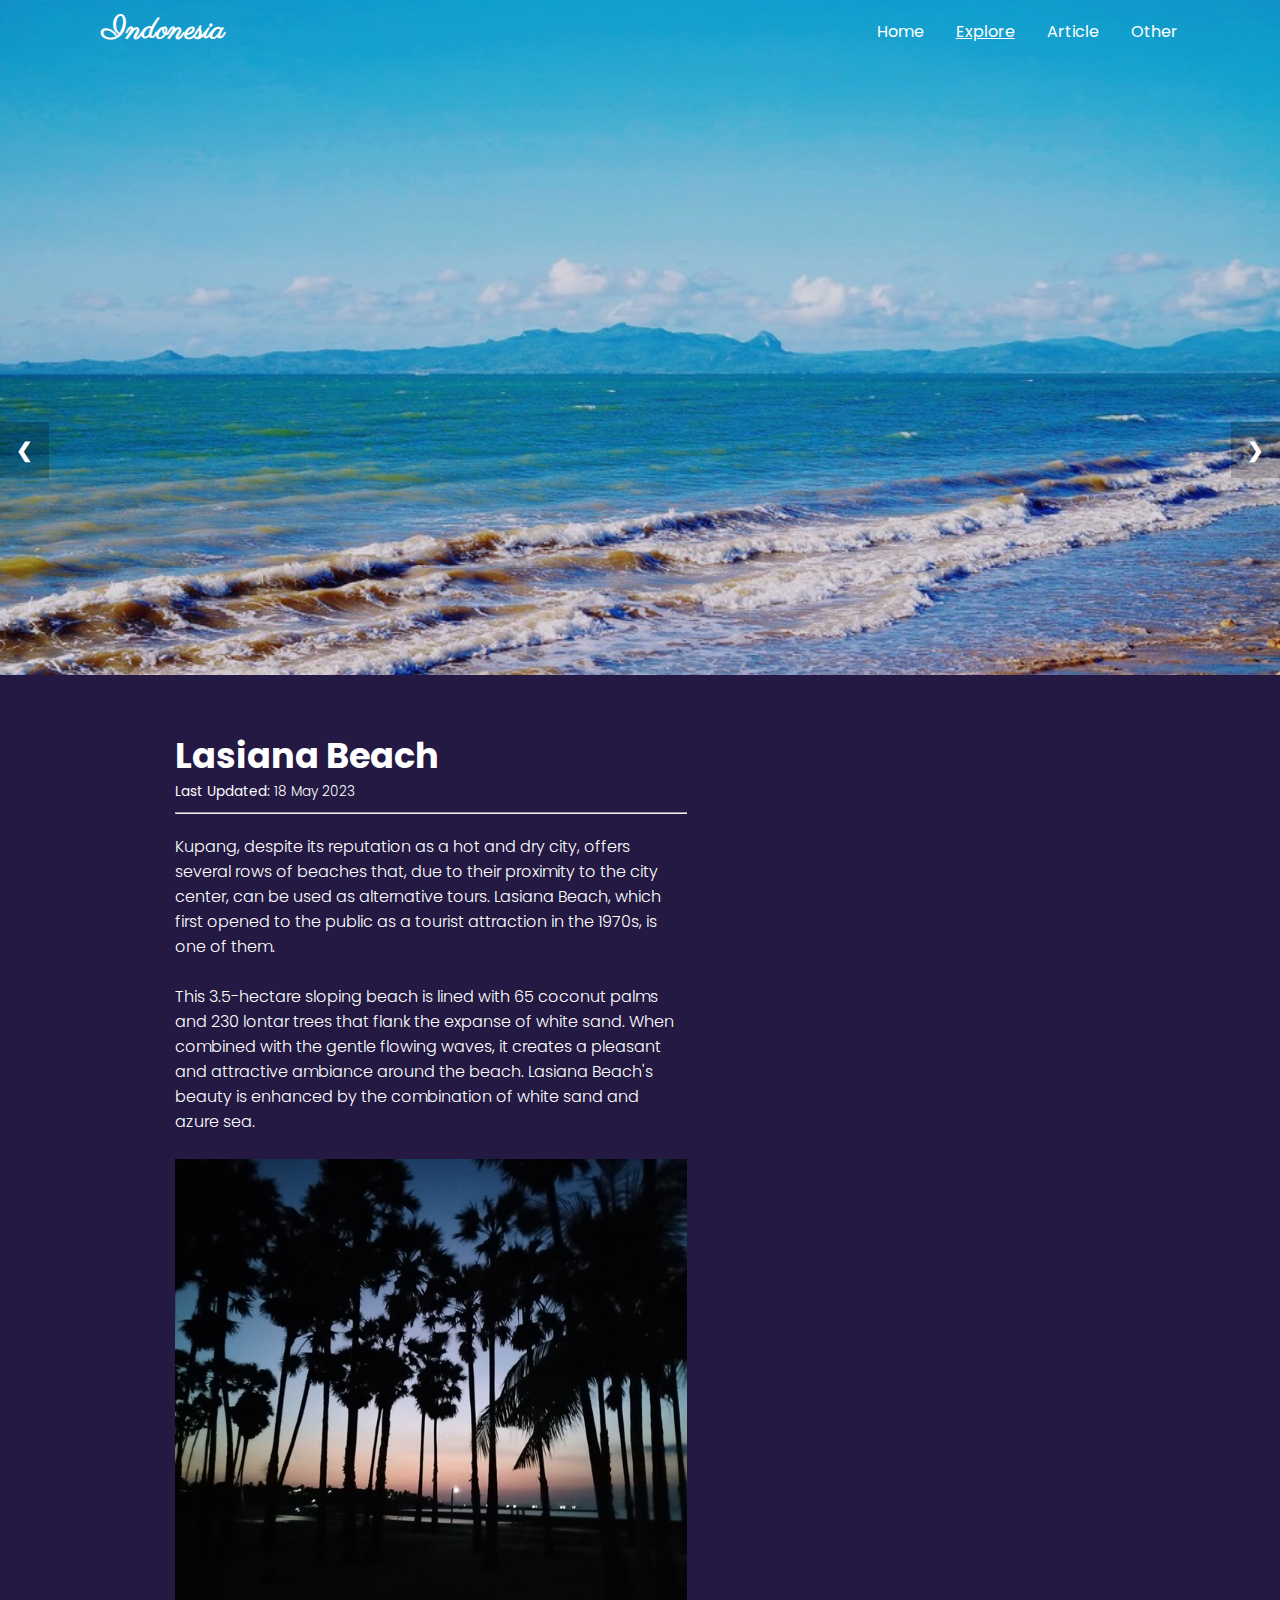
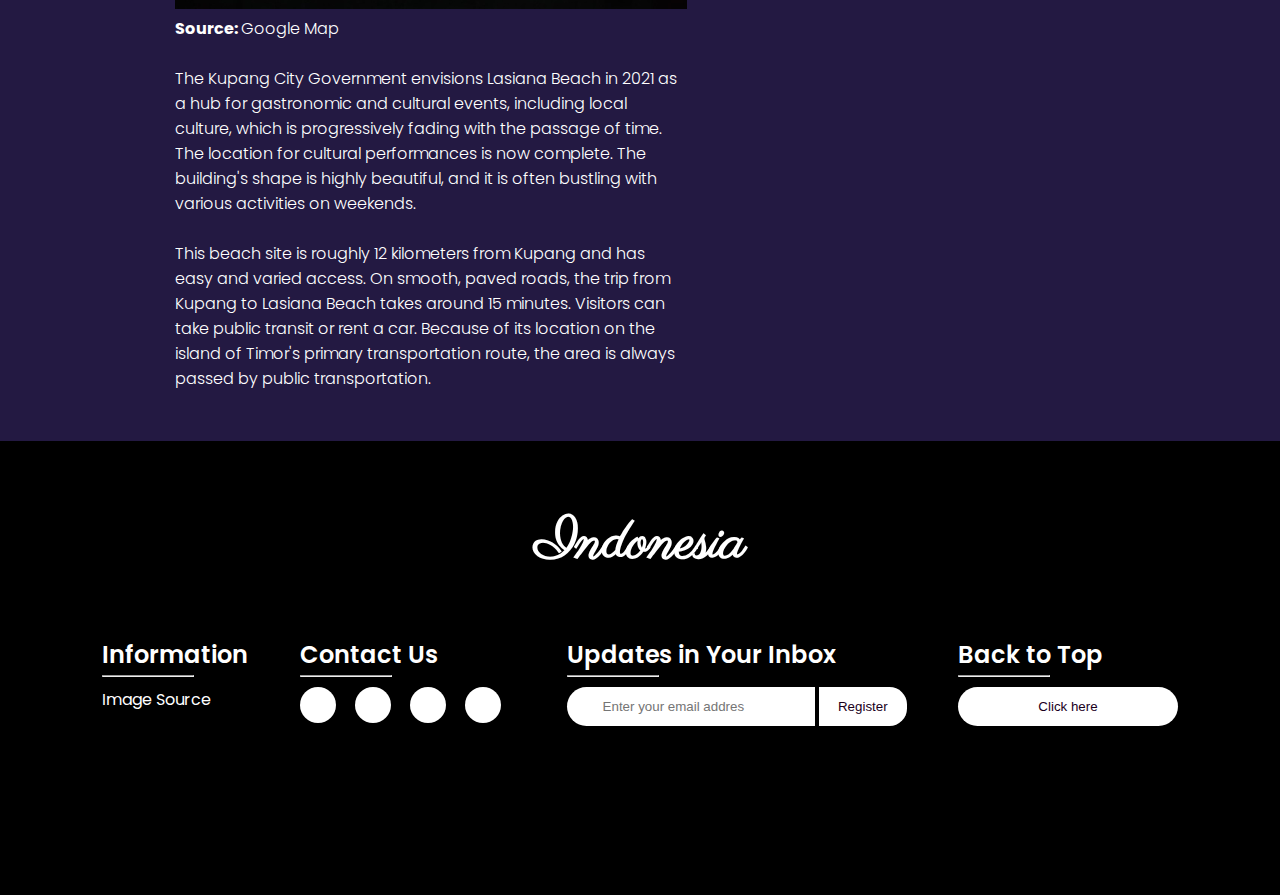
<file: HTML/lasiana-beach.html>
<!DOCTYPE html>
<html lang="en">
	<head>
		<meta charset="UTF-8" />
		<meta http-equiv="X-UA-Compatible" content="IE=edge" />
		<meta name="viewport" content="width=device-width, initial-scale=1.0" />
		<link rel="stylesheet" type="text/css" href="../CSS/style.css" />
		<link rel="stylesheet" type="text/css" href="../CSS/styleExplore.css" />
		<link
			rel="stylesheet"
			href="https://cdnjs.cloudflare.com/ajax/libs/font-awesome/6.4.0/css/all.min.css"
			integrity="sha512-iecdLmaskl7CVkqkXNQ/ZH/XLlvWZOJyj7Yy7tcenmpD1ypASozpmT/E0iPtmFIB46ZmdtAc9eNBvH0H/ZpiBw=="
			crossorigin="anonymous"
			referrerpolicy="no-referrer"
		/>
		<title>Lasiana Beach</title>
	</head>
	<body>
		<header>
			<div>
				<h3 class="logo"><a href="../index.html">Indonesia</a></h3>
			</div>

			<div class="mobile-navbar-toggle">
				<i class="fa-solid fa-bars" id="navbar-toggle-icon"></i>
			</div>

			<nav>
				<ul id="navbar">
					<li><a href="../index.html#welcoming">Home</a></li>
					<li>
						<a href="../index.html#explore" class="active"
							>Explore</a
						>
					</li>
					<li>
						<a href="../index.html#article">Article</a>
					</li>
					<li><a href="#footer">Other</a></li>
				</ul>
			</nav>
		</header>

		<main>
			<div class="carousel">
				<div class="slide">
					<img src="../Image/lasiana-beach4.jpg" alt="" />
				</div>
				<div class="slide">
					<img src="../Image/lasiana-beach2.jpg" alt="" />
				</div>
				<div class="slide">
					<img src="../Image/lasiana-beach3.jpg" alt="" />
				</div>
				<div class="navigation">
					<a class="prev" onclick="plusSlides(-1)">&#10094;</a>
					<a class="next" onclick="plusSlides(-1)">&#10095;</a>
				</div>
			</div>
			<article>
				<div class="content">
					<h1>Lasiana Beach</h1>
					<p class="updated">
						<strong>Last Updated: </strong> 18 May 2023
					</p>
					<hr />
					<p>
						Kupang, despite its reputation as a hot and dry city,
						offers several rows of beaches that, due to their
						proximity to the city center, can be used as alternative
						tours. Lasiana Beach, which first opened to the public
						as a tourist attraction in the 1970s, is one of them.
					</p>
					<br />
					<p>
						This 3.5-hectare sloping beach is lined with 65 coconut
						palms and 230 lontar trees that flank the expanse of
						white sand. When combined with the gentle flowing waves,
						it creates a pleasant and attractive ambiance around the
						beach. Lasiana Beach's beauty is enhanced by the
						combination of white sand and azure sea.
					</p>
					<br />
					<figure>
						<img src="../Image/lasiana-beach.jpg" alt="" />
						<figcaption>
							<strong>Source: </strong
							><a href="https://goo.gl/maps/t2tJjU2r5avWoAf58"
								>Google Map</a
							>
						</figcaption>
					</figure>
					<br />
					<p>
						The Kupang City Government envisions Lasiana Beach in
						2021 as a hub for gastronomic and cultural events,
						including local culture, which is progressively fading
						with the passage of time. The location for cultural
						performances is now complete. The building's shape is
						highly beautiful, and it is often bustling with various
						activities on weekends.
					</p>
					<br />
					<p>
						This beach site is roughly 12 kilometers from Kupang and
						has easy and varied access. On smooth, paved roads, the
						trip from Kupang to Lasiana Beach takes around 15
						minutes. Visitors can take public transit or rent a car.
						Because of its location on the island of Timor's primary
						transportation route, the area is always passed by
						public transportation.
					</p>
				</div>
				<br />
				<div class="googleMap-container">
					<iframe
						class="googleMap"
						src="https://www.google.com/maps/embed?pb=!1m18!1m12!1m3!1d7855.27243725452!2d123.66442843991564!3d-10.128833548269268!2m3!1f0!2f0!3f0!3m2!1i1024!2i768!4f13.1!3m3!1m2!1s0x2c5682530a361f0b%3A0x3770d54506c499c0!2sPantai%20Lasiana!5e0!3m2!1sid!2sid!4v1684550368348!5m2!1sid!2sid"
						allowfullscreen=""
						loading="lazy"
						referrerpolicy="no-referrer-when-downgrade"
					></iframe>
				</div>
				<br />
				<br />
			</article>
		</main>

		<footer id="footer">
			<div class="footer-logo">
				<h3>Indonesia</h3>
			</div>

			<div class="footer-item">
				<div class="footer-col footer-company">
					<h3>Information</h3>
					<hr class="line" />
					<ul>
						<li><a href="HTML/image-source.html">Image Source</a></li>
					</ul>
				</div>

				<div class="footer-col footer-social">
					<h3>Contact Us</h3>
					<hr class="line" />
					<a href="https://www.facebook.com/smpkristoforus1"
						><i class="fa-brands fa-facebook-f"></i
					></a>
					<a href="https://www.instagram.com/smp_santo_kristoforus1/"
						><i class="fa-brands fa-instagram"></i
					></a>
					<a href="https://www.youtube.com/@smpsantokristoforus1251"
						><i class="fa-brands fa-youtube"></i
					></a>
					<a href="https://kristo.sch.id/v2/"
						><i class="fa-solid fa-globe"></i
					></a>
				</div>

				<div class="footer-col footer-news">
					<h3>Updates in Your Inbox</h3>
					<hr class="line" />
					<div class="email-input">
						<form action="">
							<input
								type="email"
								id="input"
								name="email"
								placeholder="Enter your email addres"
							/>
							<button type="submit">Register</button>
						</form>
					</div>
				</div>

				<div class="footer-col footer-scroll">
					<h3>Back to Top</h3>
					<hr class="line" />
					<button onclick="backToTop()">Click here</button>
				</div>
			</div>
		</footer>
		<script src="../script.js"></script>
	</body>
</html>
</file>
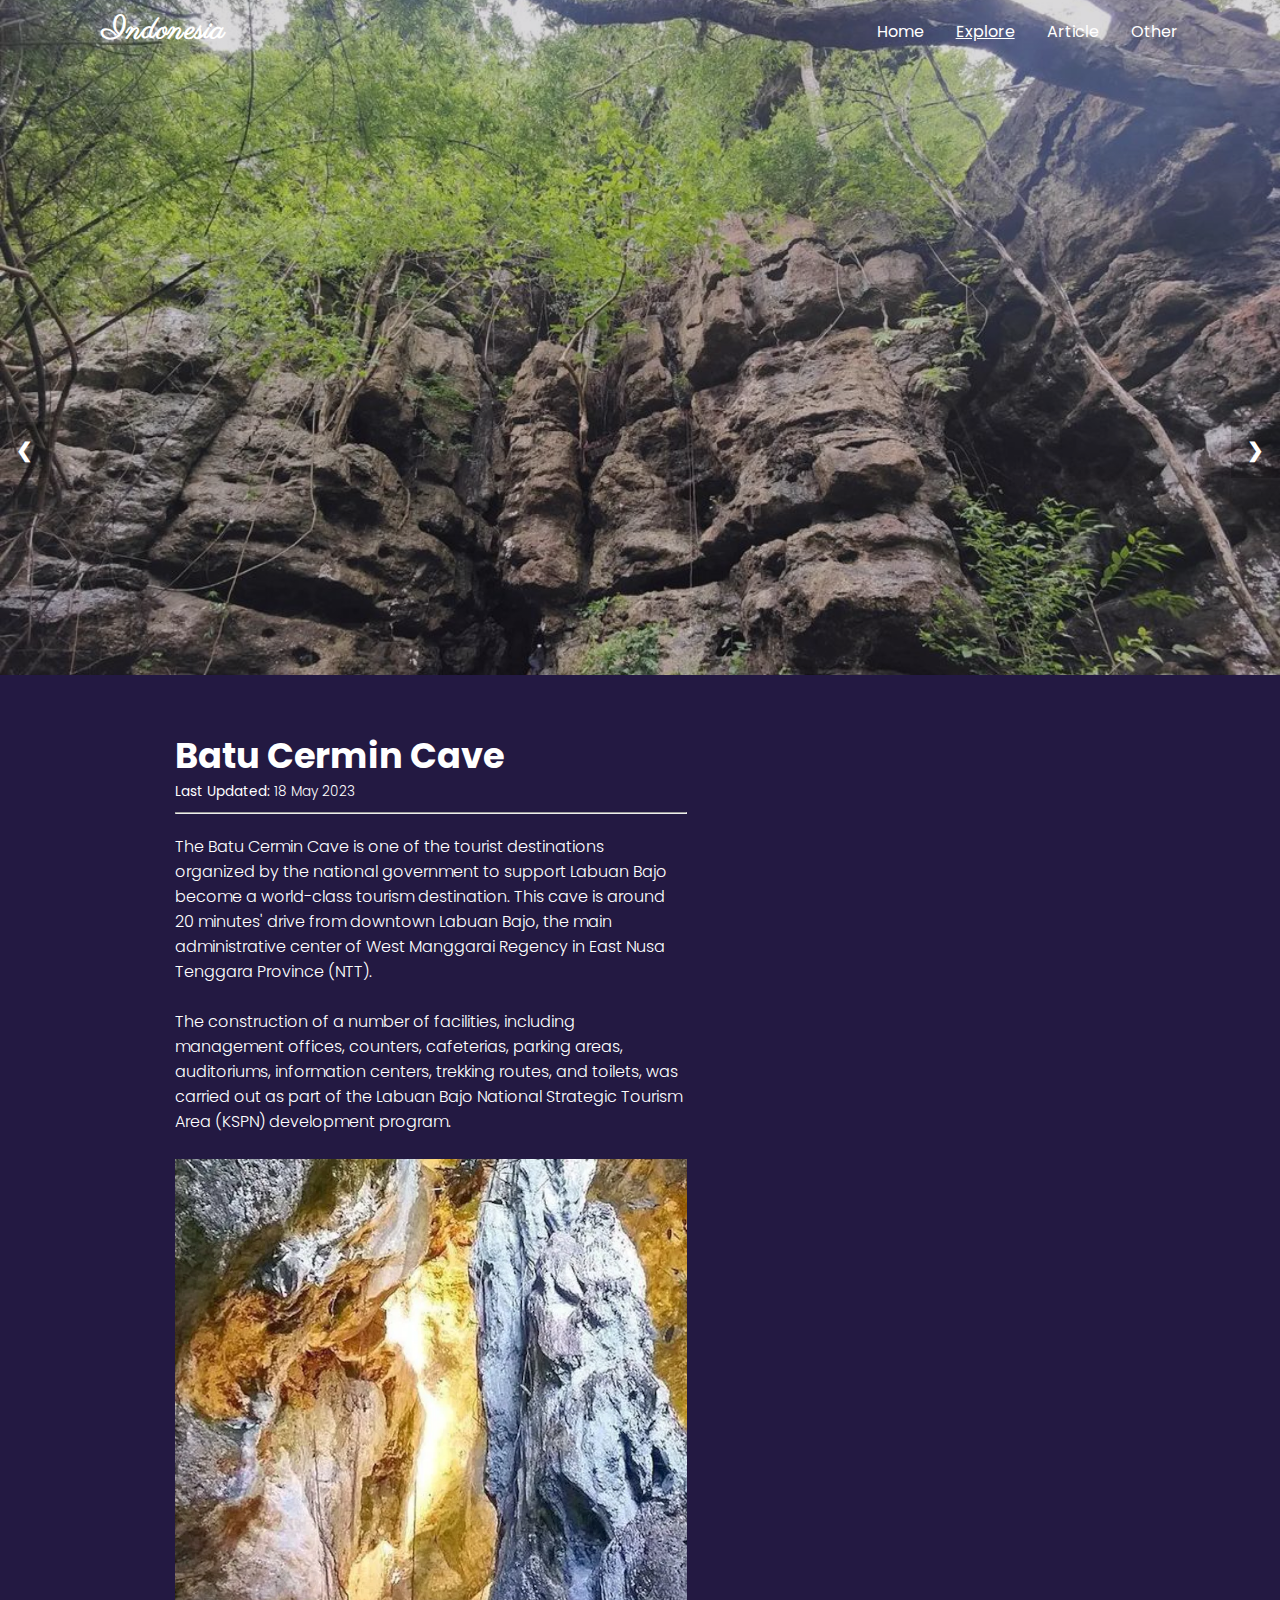
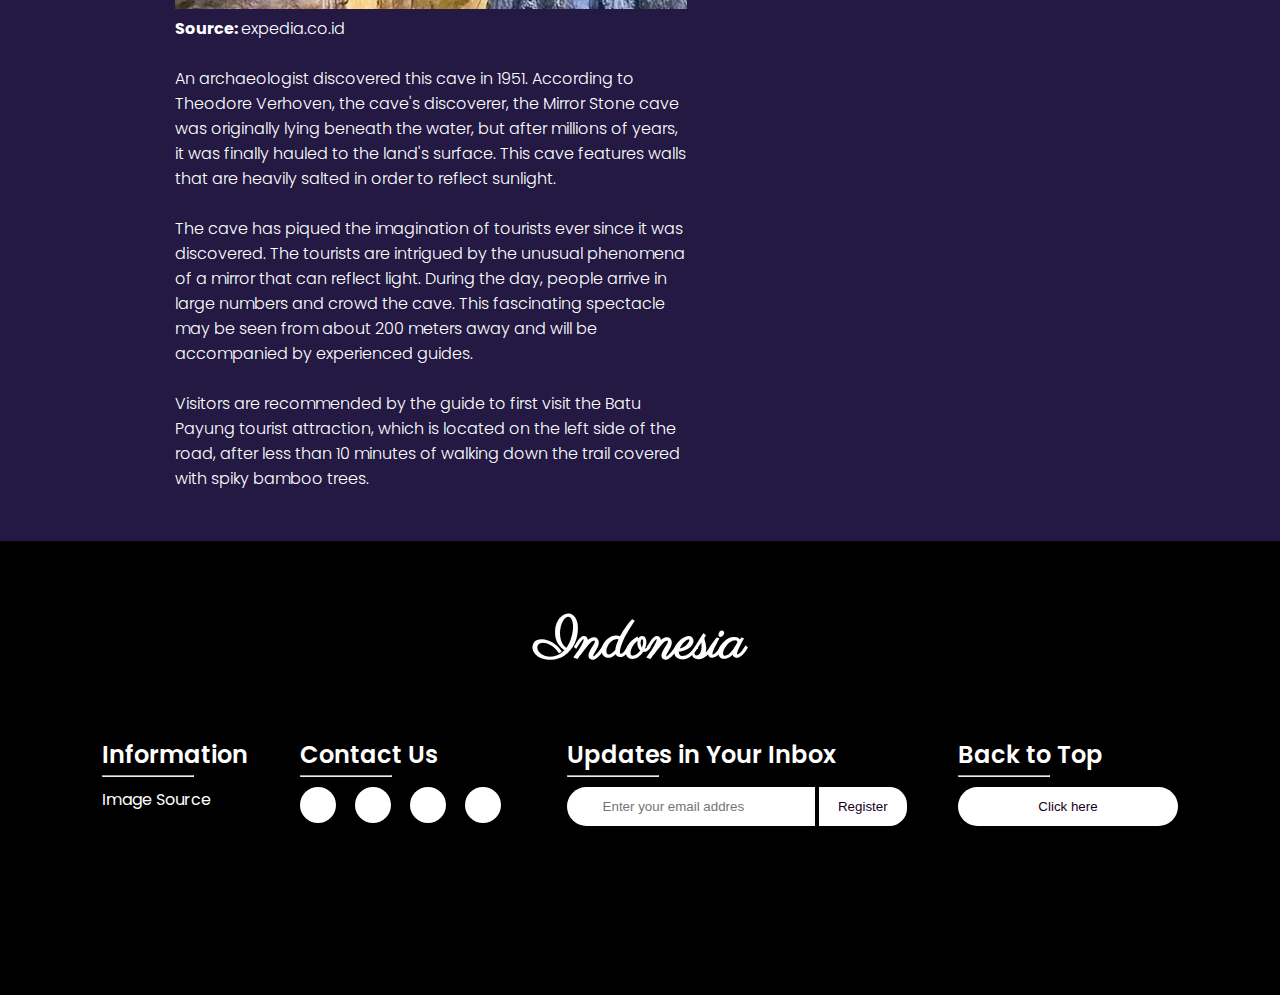
<file: HTML/mirror-stone-cave.html>
<!DOCTYPE html>
<html lang="en">
	<head>
		<meta charset="UTF-8" />
		<meta http-equiv="X-UA-Compatible" content="IE=edge" />
		<meta name="viewport" content="width=device-width, initial-scale=1.0" />
		<link rel="stylesheet" type="text/css" href="../CSS/style.css" />
		<link rel="stylesheet" type="text/css" href="../CSS/styleExplore.css" />
		<link
			rel="stylesheet"
			href="https://cdnjs.cloudflare.com/ajax/libs/font-awesome/6.4.0/css/all.min.css"
			integrity="sha512-iecdLmaskl7CVkqkXNQ/ZH/XLlvWZOJyj7Yy7tcenmpD1ypASozpmT/E0iPtmFIB46ZmdtAc9eNBvH0H/ZpiBw=="
			crossorigin="anonymous"
			referrerpolicy="no-referrer"
		/>
		<title>Batu Cermin Cave</title>
	</head>
	<body>
		<header>
			<div>
				<h3 class="logo"><a href="../index.html">Indonesia</a></h3>
			</div>

			<div class="mobile-navbar-toggle">
				<i class="fa-solid fa-bars" id="navbar-toggle-icon"></i>
			</div>

			<nav>
				<ul id="navbar">
					<li><a href="../index.html#welcoming">Home</a></li>
					<li>
						<a href="../index.html#explore" class="active"
							>Explore</a
						>
					</li>
					<li>
						<a href="../index.html#article">Article</a>
					</li>
					<li><a href="#footer">Other</a></li>
				</ul>
			</nav>
		</header>

		<main>
			<div class="carousel">
				<div class="slide">
					<img src="../Image/mirror-stone-cave2.jpg" alt="" />
				</div>
				<div class="slide">
					<img src="../Image/mirror-stone-cave.jpg" alt="" />
				</div>
				<div class="slide">
					<img src="../Image/mirror-stone-cave3.jpeg" alt="" />
				</div>
				<div class="navigation">
					<a class="prev" onclick="plusSlides(-1)">&#10094;</a>
					<a class="next" onclick="plusSlides(-1)">&#10095;</a>
				</div>
			</div>
			<article>
				<div class="content">
					<h1>Batu Cermin Cave</h1>
					<p class="updated">
						<strong>Last Updated: </strong> 18 May 2023
					</p>
					<hr />
					<p>
						The Batu Cermin Cave is one of the tourist destinations
						organized by the national government to support Labuan
						Bajo become a world-class tourism destination. This cave
						is around 20 minutes' drive from downtown Labuan Bajo,
						the main administrative center of West Manggarai Regency
						in East Nusa Tenggara Province (NTT).
					</p>
					<br />
					<p>
						The construction of a number of facilities, including
						management offices, counters, cafeterias, parking areas,
						auditoriums, information centers, trekking routes, and
						toilets, was carried out as part of the Labuan Bajo
						National Strategic Tourism Area (KSPN) development
						program.
					</p>
					<br />
					<figure>
						<img src="../Image/mirror-stone-cave4.webp" alt="" />
						<figcaption>
							<strong>Source: </strong
							><a
								href="https://www.expedia.co.id/en/things-to-do/labuan-bajo-in-depth.a2170787.activity-details "
								>expedia.co.id</a
							>
						</figcaption>
					</figure>
					<br />
					<p>
						An archaeologist discovered this cave in 1951. According
						to Theodore Verhoven, the cave's discoverer, the Mirror
						Stone cave was originally lying beneath the water, but
						after millions of years, it was finally hauled to the
						land's surface. This cave features walls that are
						heavily salted in order to reflect sunlight.
					</p>
					<br />
					<p>
						The cave has piqued the imagination of tourists ever
						since it was discovered. The tourists are intrigued by
						the unusual phenomena of a mirror that can reflect
						light. During the day, people arrive in large numbers
						and crowd the cave. This fascinating spectacle may be
						seen from about 200 meters away and will be accompanied
						by experienced guides.
					</p>
					<br />
					<p>
						Visitors are recommended by the guide to first visit the
						Batu Payung tourist attraction, which is located on the
						left side of the road, after less than 10 minutes of
						walking down the trail covered with spiky bamboo trees.
					</p>
				</div>
				<br />
				<div class="googleMap-container">
					<iframe
						class="googleMap"
						src="https://www.google.com/maps/embed?pb=!1m18!1m12!1m3!1d3946.205739252392!2d119.89662087462321!3d-8.479365685772127!2m3!1f0!2f0!3f0!3m2!1i1024!2i768!4f13.1!3m3!1m2!1s0x2db465cc00000001%3A0x4117d8cde8e0be40!2sGua%20Batu%20Cermin!5e0!3m2!1sid!2sid!4v1684552071205!5m2!1sid!2sid"
						allowfullscreen=""
						loading="lazy"
						referrerpolicy="no-referrer-when-downgrade"
					></iframe>
				</div>
				<br />
				<br />
			</article>
		</main>

		<footer id="footer">
			<div class="footer-logo">
				<h3>Indonesia</h3>
			</div>

			<div class="footer-item">
				<div class="footer-col footer-company">
					<h3>Information</h3>
					<hr class="line" />
					<ul>
						<li><a href="HTML/image-source.html">Image Source</a></li>
					</ul>
				</div>

				<div class="footer-col footer-social">
					<h3>Contact Us</h3>
					<hr class="line" />
					<a href="https://www.facebook.com/smpkristoforus1"
						><i class="fa-brands fa-facebook-f"></i
					></a>
					<a href="https://www.instagram.com/smp_santo_kristoforus1/"
						><i class="fa-brands fa-instagram"></i
					></a>
					<a href="https://www.youtube.com/@smpsantokristoforus1251"
						><i class="fa-brands fa-youtube"></i
					></a>
					<a href="https://kristo.sch.id/v2/"
						><i class="fa-solid fa-globe"></i
					></a>
				</div>

				<div class="footer-col footer-news">
					<h3>Updates in Your Inbox</h3>
					<hr class="line" />
					<div class="email-input">
						<form action="">
							<input
								type="email"
								id="input"
								name="email"
								placeholder="Enter your email addres"
							/>
							<button type="submit">Register</button>
						</form>
					</div>
				</div>

				<div class="footer-col footer-scroll">
					<h3>Back to Top</h3>
					<hr class="line" />
					<button onclick="backToTop()">Click here</button>
				</div>
			</div>
		</footer>
		<script src="../script.js"></script>
	</body>
</html>
</file>
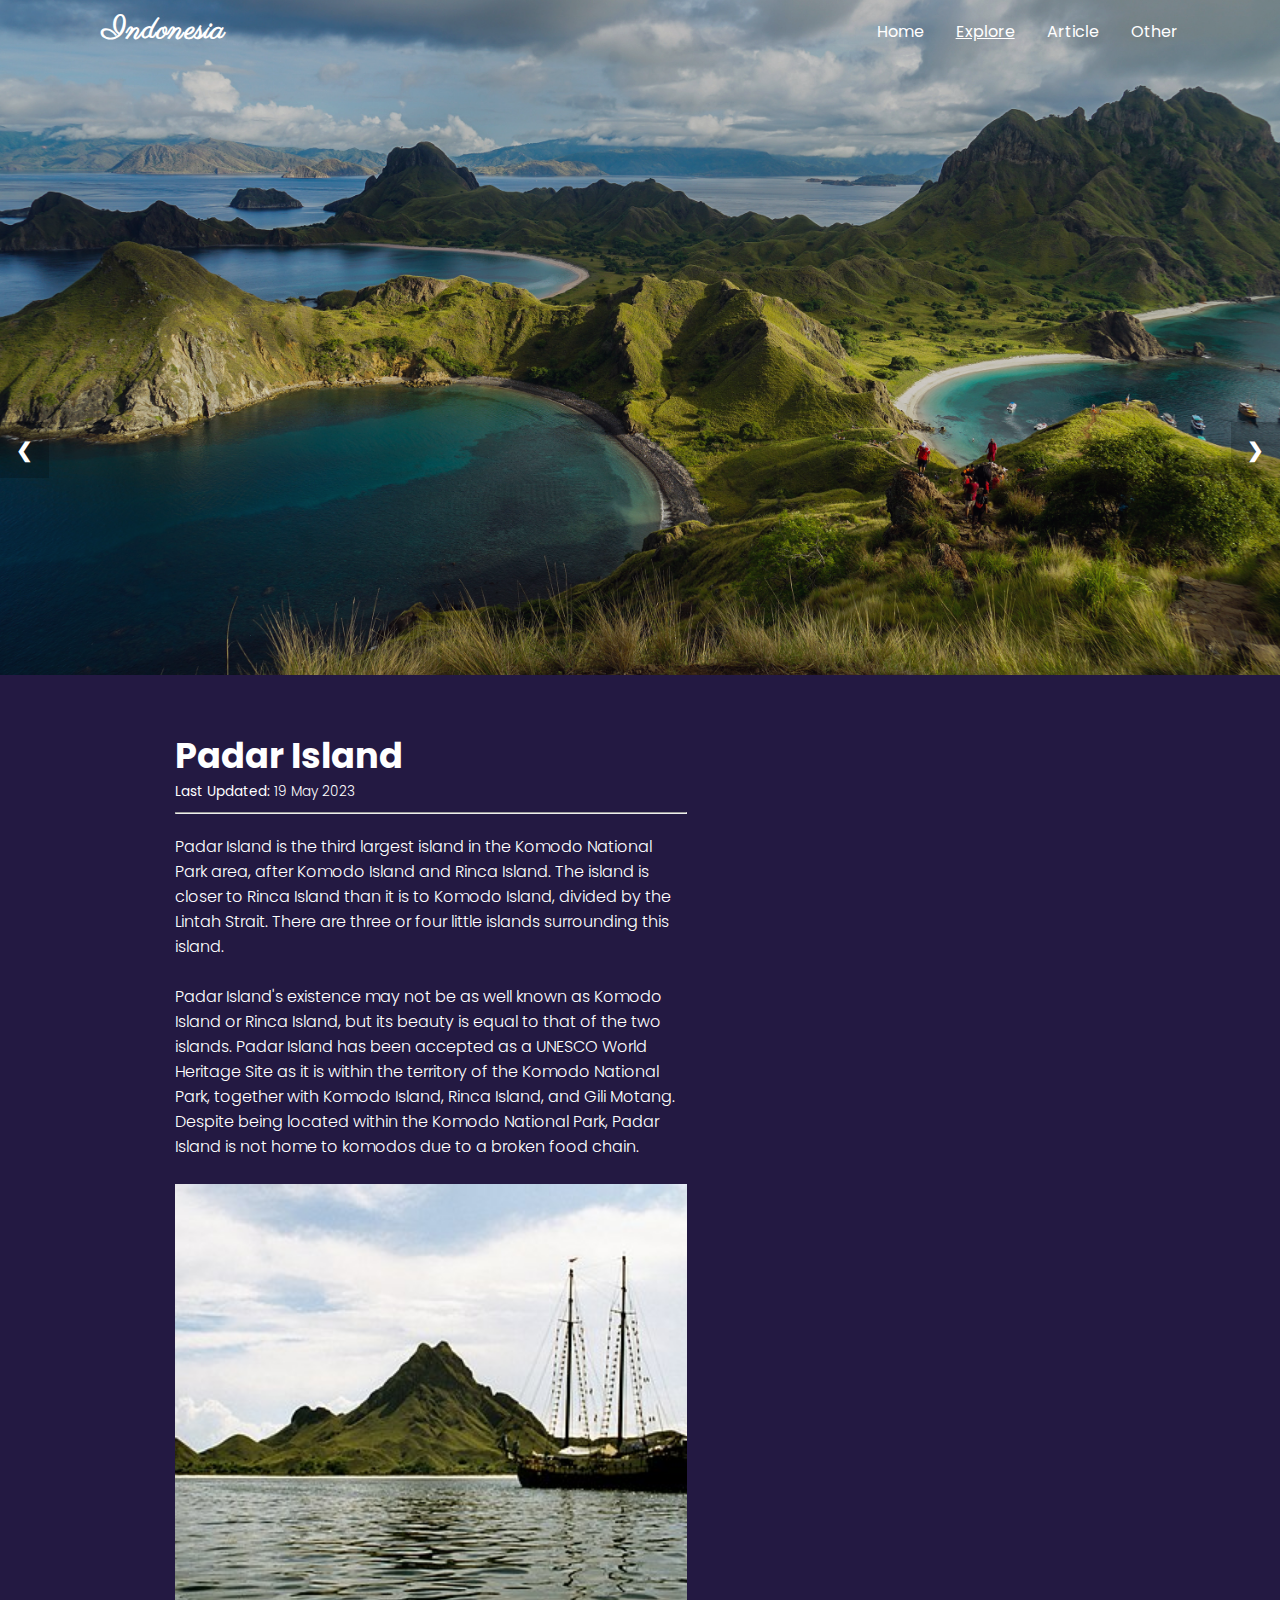
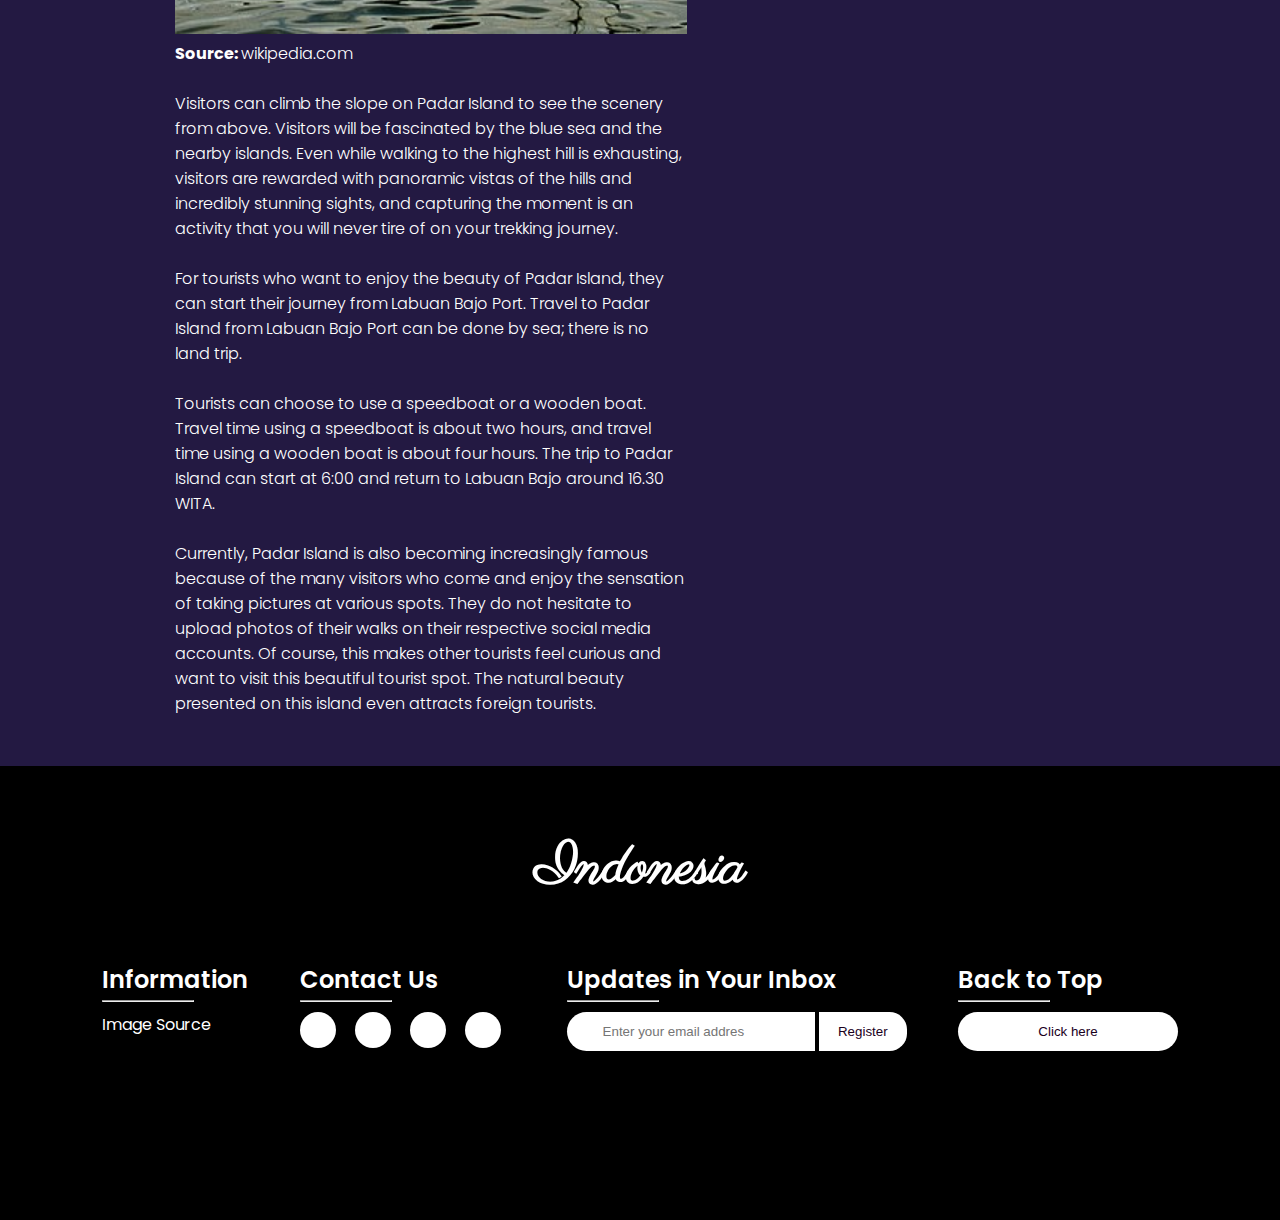
<file: HTML/padar-island.html>
<!DOCTYPE html>
<html lang="en">
	<head>
		<meta charset="UTF-8" />
		<meta http-equiv="X-UA-Compatible" content="IE=edge" />
		<meta name="viewport" content="width=device-width, initial-scale=1.0" />
		<link rel="stylesheet" type="text/css" href="../CSS/style.css" />
		<link rel="stylesheet" type="text/css" href="../CSS/styleExplore.css" />
		<link
			rel="stylesheet"
			href="https://cdnjs.cloudflare.com/ajax/libs/font-awesome/6.4.0/css/all.min.css"
			integrity="sha512-iecdLmaskl7CVkqkXNQ/ZH/XLlvWZOJyj7Yy7tcenmpD1ypASozpmT/E0iPtmFIB46ZmdtAc9eNBvH0H/ZpiBw=="
			crossorigin="anonymous"
			referrerpolicy="no-referrer"
		/>
		<title>Padar Island</title>
	</head>
	<body>
		<header>
			<div>
				<h3 class="logo"><a href="../index.html">Indonesia</a></h3>
			</div>

			<div class="mobile-navbar-toggle">
				<i class="fa-solid fa-bars" id="navbar-toggle-icon"></i>
			</div>

			<nav>
				<ul id="navbar">
					<li><a href="../index.html#welcoming">Home</a></li>
					<li>
						<a href="../index.html#explore" class="active"
							>Explore</a
						>
					</li>
					<li>
						<a href="../index.html#article">Article</a>
					</li>
					<li><a href="#footer">Other</a></li>
				</ul>
			</nav>
		</header>

		<main>
			<div class="carousel">
				<div class="slide">
					<img src="../Image/padar-island3.jpg" alt="" />
				</div>
				<div class="slide">
					<img src="../Image/padar-island.webp" alt="" />
				</div>
				<div class="slide">
					<img src="../Image/padar-island2.jpg" alt="" />
				</div>
				<div class="navigation">
					<a class="prev" onclick="plusSlides(-1)">&#10094;</a>
					<a class="next" onclick="plusSlides(-1)">&#10095;</a>
				</div>
			</div>
			<article>
				<div class="content">
					<h1>Padar Island</h1>
					<p class="updated">
						<strong>Last Updated: </strong>19 May 2023
					</p>
					<hr />
					<p>
						Padar Island is the third largest island in the Komodo
						National Park area, after Komodo Island and Rinca
						Island. The island is closer to Rinca Island than it is
						to Komodo Island, divided by the Lintah Strait. There
						are three or four little islands surrounding this
						island.
					</p>
					<br />
					<p>
						Padar Island's existence may not be as well known as
						Komodo Island or Rinca Island, but its beauty is equal
						to that of the two islands. Padar Island has been
						accepted as a UNESCO World Heritage Site as it is within
						the territory of the Komodo National Park, together with
						Komodo Island, Rinca Island, and Gili Motang. Despite
						being located within the Komodo National Park, Padar
						Island is not home to komodos due to a broken food
						chain.
					</p>
					<br />
					<figure>
						<img src="../Image/padar-island4.jpg" alt="" />
						<figcaption>
							<strong>Source: </strong
							><a
								href="https://id.m.wikipedia.org/wiki/Pulau_Padar"
								>wikipedia.com</a
							>
						</figcaption>
					</figure>
					<br />
					<p>
						Visitors can climb the slope on Padar Island to see the
						scenery from above. Visitors will be fascinated by the
						blue sea and the nearby islands. Even while walking to
						the highest hill is exhausting, visitors are rewarded
						with panoramic vistas of the hills and incredibly
						stunning sights, and capturing the moment is an activity
						that you will never tire of on your trekking journey.
					</p>
					<br />
					<p>
						For tourists who want to enjoy the beauty of Padar
						Island, they can start their journey from Labuan Bajo
						Port. Travel to Padar Island from Labuan Bajo Port can
						be done by sea; there is no land trip.
					</p>
					<br />
					<p>
						Tourists can choose to use a speedboat or a wooden boat.
						Travel time using a speedboat is about two hours, and
						travel time using a wooden boat is about four hours. The
						trip to Padar Island can start at 6:00 and return to
						Labuan Bajo around 16.30 WITA.
					</p>
					<br />
					<p>
						Currently, Padar Island is also becoming increasingly
						famous because of the many visitors who come and enjoy
						the sensation of taking pictures at various spots. They
						do not hesitate to upload photos of their walks on their
						respective social media accounts. Of course, this makes
						other tourists feel curious and want to visit this
						beautiful tourist spot. The natural beauty presented on
						this island even attracts foreign tourists.
					</p>
				</div>
				<br />
				<div class="googleMap-container">
					<iframe
						class="googleMap"
						src="https://www.google.com/maps/embed?pb=!1m18!1m12!1m3!1d63108.854998172785!2d119.52852659528578!3d-8.662664844388305!2m3!1f0!2f0!3f0!3m2!1i1024!2i768!4f13.1!3m3!1m2!1s0x2db4f84ff6cd01ab%3A0xf7e6fd33b692a898!2sPulau%20Padar!5e0!3m2!1sid!2sid!4v1684506895358!5m2!1sid!2sid"
						allowfullscreen=""
						loading="lazy"
						referrerpolicy="no-referrer-when-downgrade"
					></iframe>
				</div>
				<br />
				<br />
			</article>
		</main>

		<footer id="footer">
			<div class="footer-logo">
				<h3>Indonesia</h3>
			</div>

			<div class="footer-item">
				<div class="footer-col footer-company">
					<h3>Information</h3>
					<hr class="line" />
					<ul>
						<li><a href="HTML/image-source.html">Image Source</a></li>
					</ul>
				</div>

				<div class="footer-col footer-social">
					<h3>Contact Us</h3>
					<hr class="line" />
					<a href="https://www.facebook.com/smpkristoforus1"
						><i class="fa-brands fa-facebook-f"></i
					></a>
					<a href="https://www.instagram.com/smp_santo_kristoforus1/"
						><i class="fa-brands fa-instagram"></i
					></a>
					<a href="https://www.youtube.com/@smpsantokristoforus1251"
						><i class="fa-brands fa-youtube"></i
					></a>
					<a href="https://kristo.sch.id/v2/"
						><i class="fa-solid fa-globe"></i
					></a>
				</div>

				<div class="footer-col footer-news">
					<h3>Updates in Your Inbox</h3>
					<hr class="line" />
					<div class="email-input">
						<form action="">
							<input
								type="email"
								id="input"
								name="email"
								placeholder="Enter your email addres"
							/>
							<button type="submit">Register</button>
						</form>
					</div>
				</div>

				<div class="footer-col footer-scroll">
					<h3>Back to Top</h3>
					<hr class="line" />
					<button onclick="backToTop()">Click here</button>
				</div>
			</div>
		</footer>
		<script src="../script.js"></script>
	</body>
</html>
</file>
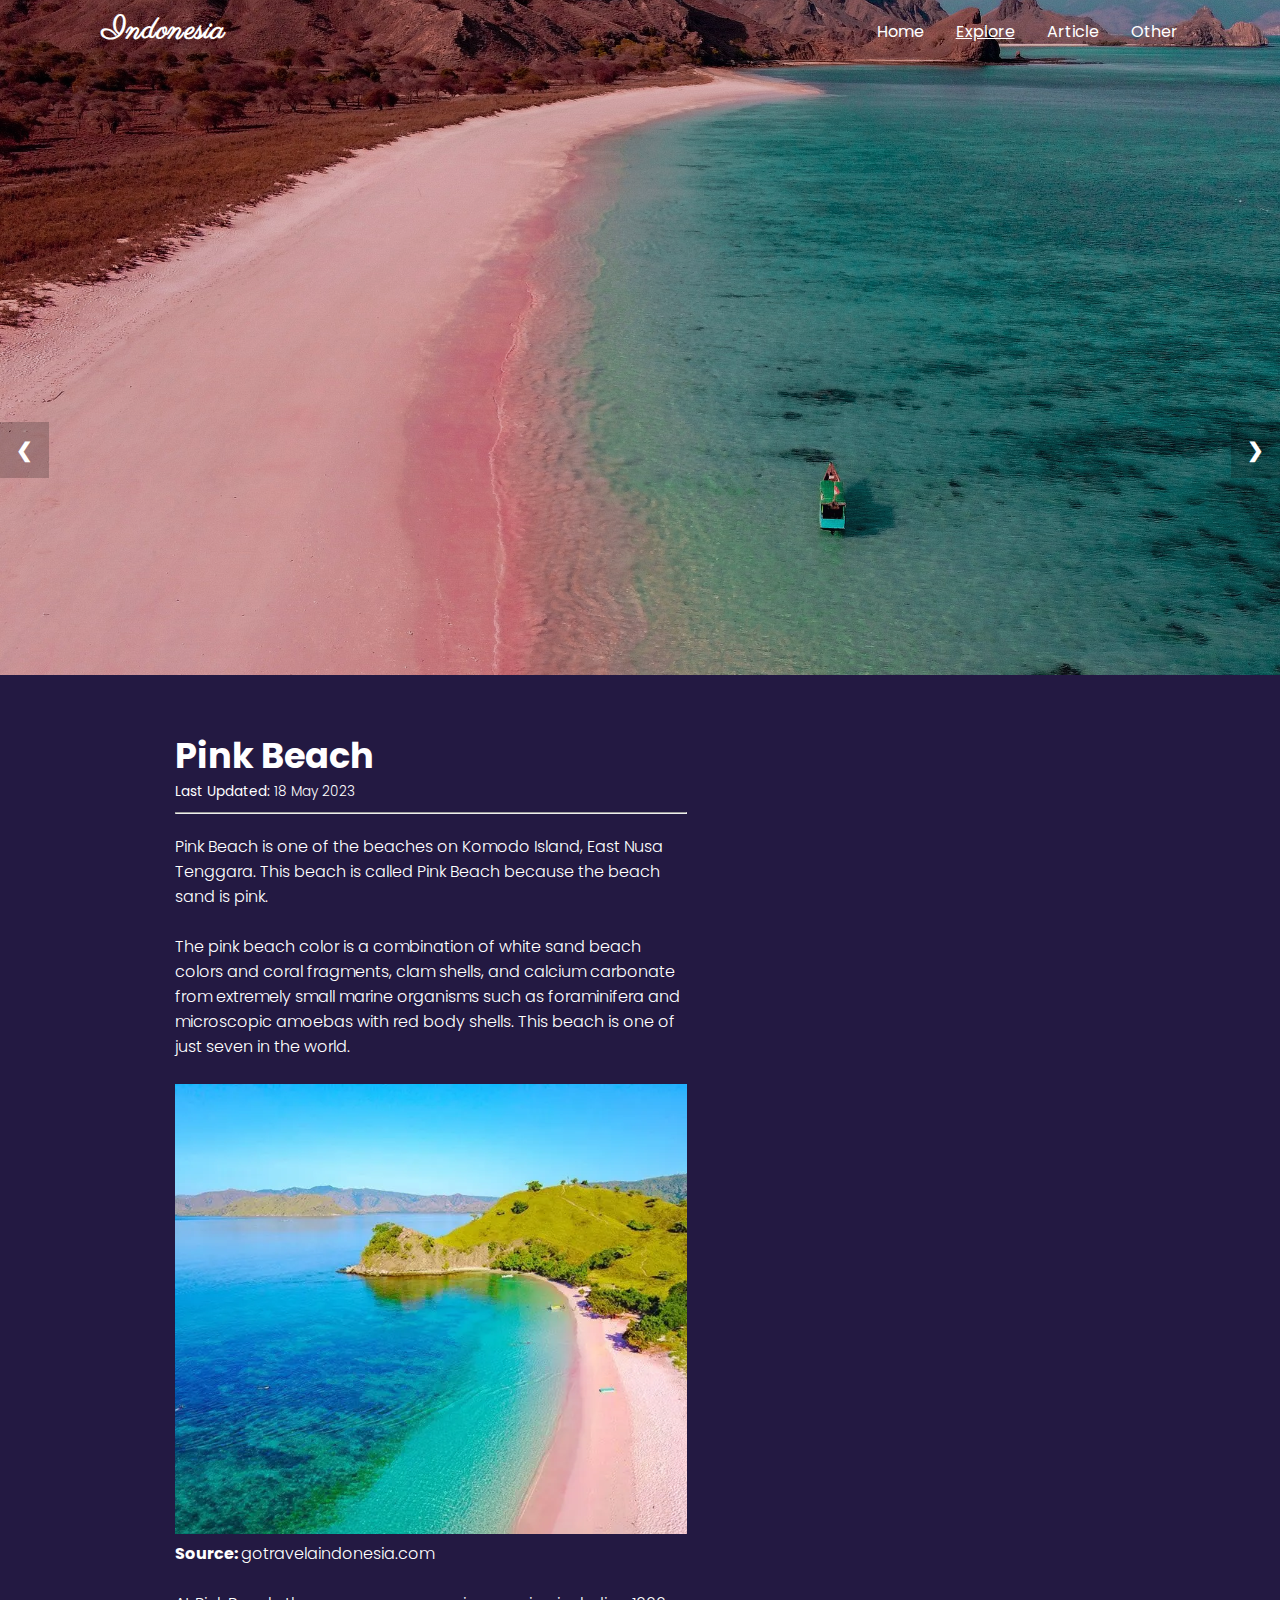
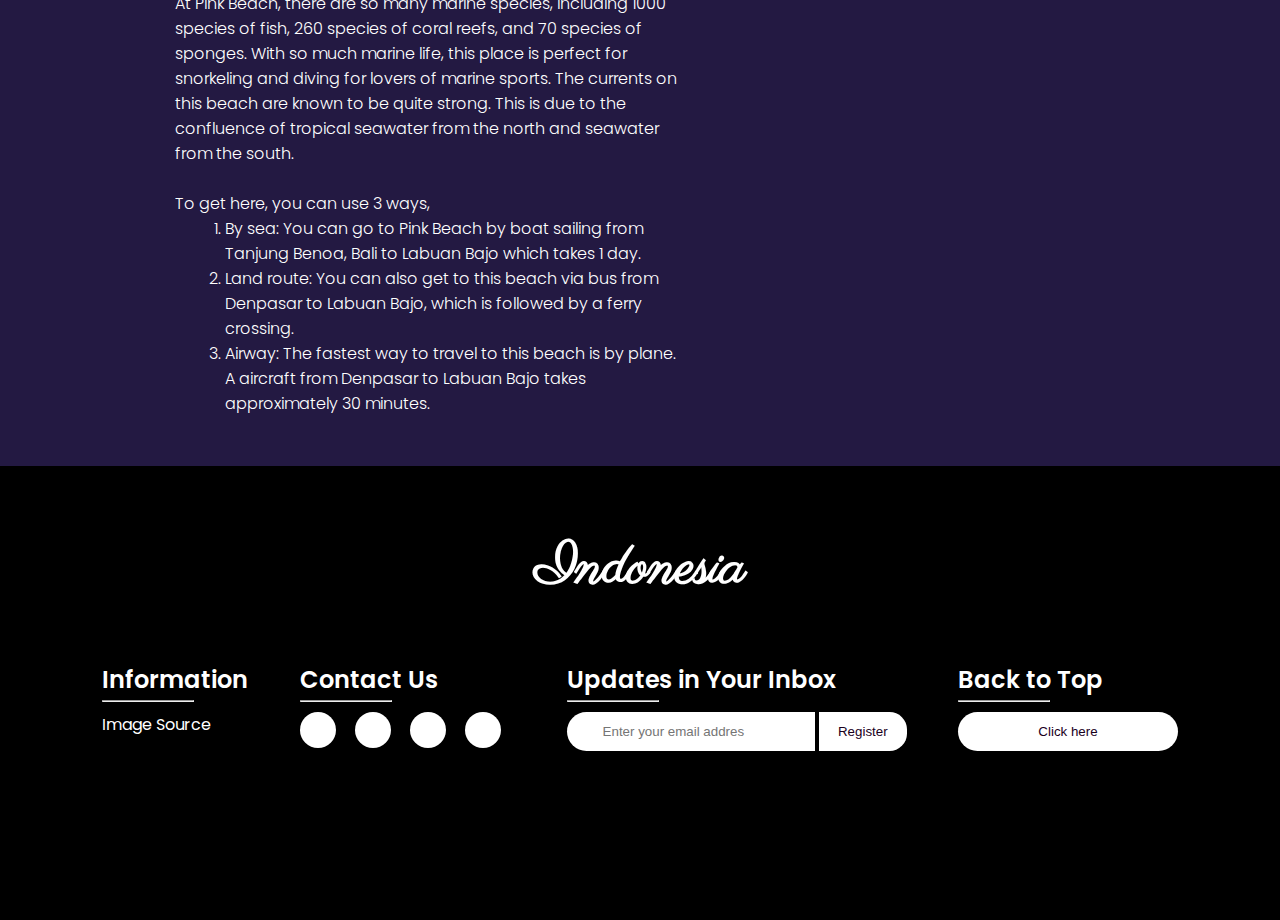
<file: HTML/pink-beach.html>
<!DOCTYPE html>
<html lang="en">
	<head>
		<meta charset="UTF-8" />
		<meta http-equiv="X-UA-Compatible" content="IE=edge" />
		<meta name="viewport" content="width=device-width, initial-scale=1.0" />
		<link rel="stylesheet" type="text/css" href="../CSS/style.css" />
		<link rel="stylesheet" type="text/css" href="../CSS/styleExplore.css" />
		<link
			rel="stylesheet"
			href="https://cdnjs.cloudflare.com/ajax/libs/font-awesome/6.4.0/css/all.min.css"
			integrity="sha512-iecdLmaskl7CVkqkXNQ/ZH/XLlvWZOJyj7Yy7tcenmpD1ypASozpmT/E0iPtmFIB46ZmdtAc9eNBvH0H/ZpiBw=="
			crossorigin="anonymous"
			referrerpolicy="no-referrer"
		/>
		<title>Pink Beach</title>
	</head>
	<body>
		<header>
			<div>
				<h3 class="logo"><a href="../index.html">Indonesia</a></h3>
			</div>

			<div class="mobile-navbar-toggle">
				<i class="fa-solid fa-bars" id="navbar-toggle-icon"></i>
			</div>

			<nav>
				<ul id="navbar">
					<li><a href="../index.html#welcoming">Home</a></li>
					<li>
						<a href="../index.html#explore" class="active"
							>Explore</a
						>
					</li>
					<li>
						<a href="../index.html#article">Article</a>
					</li>
					<li><a href="#footer">Other</a></li>
				</ul>
			</nav>
		</header>

		<main>
			<div class="carousel">
				<div class="slide">
					<img src="../Image/pink-beach2.jpg" alt="" />
				</div>
				<div class="slide">
					<img src="../Image/pink-beach3.jpg" alt="" />
				</div>
				<div class="slide">
					<img src="../Image/pink-beach4.jpg" alt="" />
				</div>
				<div class="navigation">
					<a class="prev" onclick="plusSlides(-1)">&#10094;</a>
					<a class="next" onclick="plusSlides(-1)">&#10095;</a>
				</div>
			</div>
			<article>
				<div class="content">
					<h1>Pink Beach</h1>
					<p class="updated">
						<strong>Last Updated: </strong> 18 May 2023
					</p>
					<hr />
					<p>
						Pink Beach is one of the beaches on Komodo Island, East Nusa Tenggara. This beach is called Pink Beach because the beach sand is pink.
					</p>
					<br />
					<p>
						The pink beach color is a combination of white sand beach colors and coral fragments, clam shells, and calcium carbonate from extremely small marine organisms such as foraminifera and microscopic amoebas with red body shells. This beach is one of just seven in the world.
					</p>
					<br />
					<figure>
						<img src="../Image/pink-beach.webp" alt="" />
						<figcaption>
							<strong>Source: </strong
							><a
								href="https://www.gotravelaindonesia.com/pink-beach-komodo/"
								>gotravelaindonesia.com</a
							>
						</figcaption>
					</figure>
					<br />
					<p>
						At Pink Beach, there are so many marine species, including 1000 species of fish, 260 species of coral reefs, and 70 species of sponges. With so much marine life, this place is perfect for snorkeling and diving for lovers of marine sports. The currents on this beach are known to be quite strong. This is due to the confluence of tropical seawater from the north and seawater from the south.
					</p>
					<br />
					<p>
						To get here, you can use 3 ways,
						<ul>
							<li>By sea: You can go to Pink Beach by boat sailing from Tanjung Benoa, Bali to Labuan Bajo which takes 1 day.</li>
							<li>Land route: You can also get to this beach via bus from Denpasar to Labuan Bajo, which is followed by a ferry crossing.</li>
							<li>Airway: The fastest way to travel to this beach is by plane. A aircraft from Denpasar to Labuan Bajo takes approximately 30 minutes.</li>
						</ul>
					</p>
				</div>
				<br />
				<div class="googleMap-container">
					<iframe
						class="googleMap"
						src="https://www.google.com/maps/embed?pb=!1m18!1m12!1m3!1d3946.455433801206!2d119.87097622255999!3d-8.455013169229233!2m3!1f0!2f0!3f0!3m2!1i1024!2i768!4f13.1!3m3!1m2!1s0x2db4671b817d4da3%3A0x2e2145c8bdd24c5e!2sPink%20Beach%20Island%20Labuan%20Bajo!5e0!3m2!1sid!2sid!4v1684553975040!5m2!1sid!2sid"
						allowfullscreen=""
						loading="lazy"
						referrerpolicy="no-referrer-when-downgrade"
					></iframe>
				</div>
				<br />
				<br />
			</article>
		</main>

		<footer id="footer">
			<div class="footer-logo">
				<h3>Indonesia</h3>
			</div>

			<div class="footer-item">
				<div class="footer-col footer-company">
					<h3>Information</h3>
					<hr class="line" />
					<ul>
						<li><a href="HTML/image-source.html">Image Source</a></li>
					</ul>
				</div>

				<div class="footer-col footer-social">
					<h3>Contact Us</h3>
					<hr class="line" />
					<a href="https://www.facebook.com/smpkristoforus1"
						><i class="fa-brands fa-facebook-f"></i
					></a>
					<a href="https://www.instagram.com/smp_santo_kristoforus1/"
						><i class="fa-brands fa-instagram"></i
					></a>
					<a href="https://www.youtube.com/@smpsantokristoforus1251"
						><i class="fa-brands fa-youtube"></i
					></a>
					<a href="https://kristo.sch.id/v2/"
						><i class="fa-solid fa-globe"></i
					></a>
				</div>

				<div class="footer-col footer-news">
					<h3>Updates in Your Inbox</h3>
					<hr class="line" />
					<div class="email-input">
						<form action="">
							<input
								type="email"
								id="input"
								name="email"
								placeholder="Enter your email addres"
							/>
							<button type="submit">Register</button>
						</form>
					</div>
				</div>

				<div class="footer-col footer-scroll">
					<h3>Back to Top</h3>
					<hr class="line" />
					<button onclick="backToTop()">Click here</button>
				</div>
			</div>
		</footer>
		<script src="../script.js"></script>
	</body>
</html>
</file>
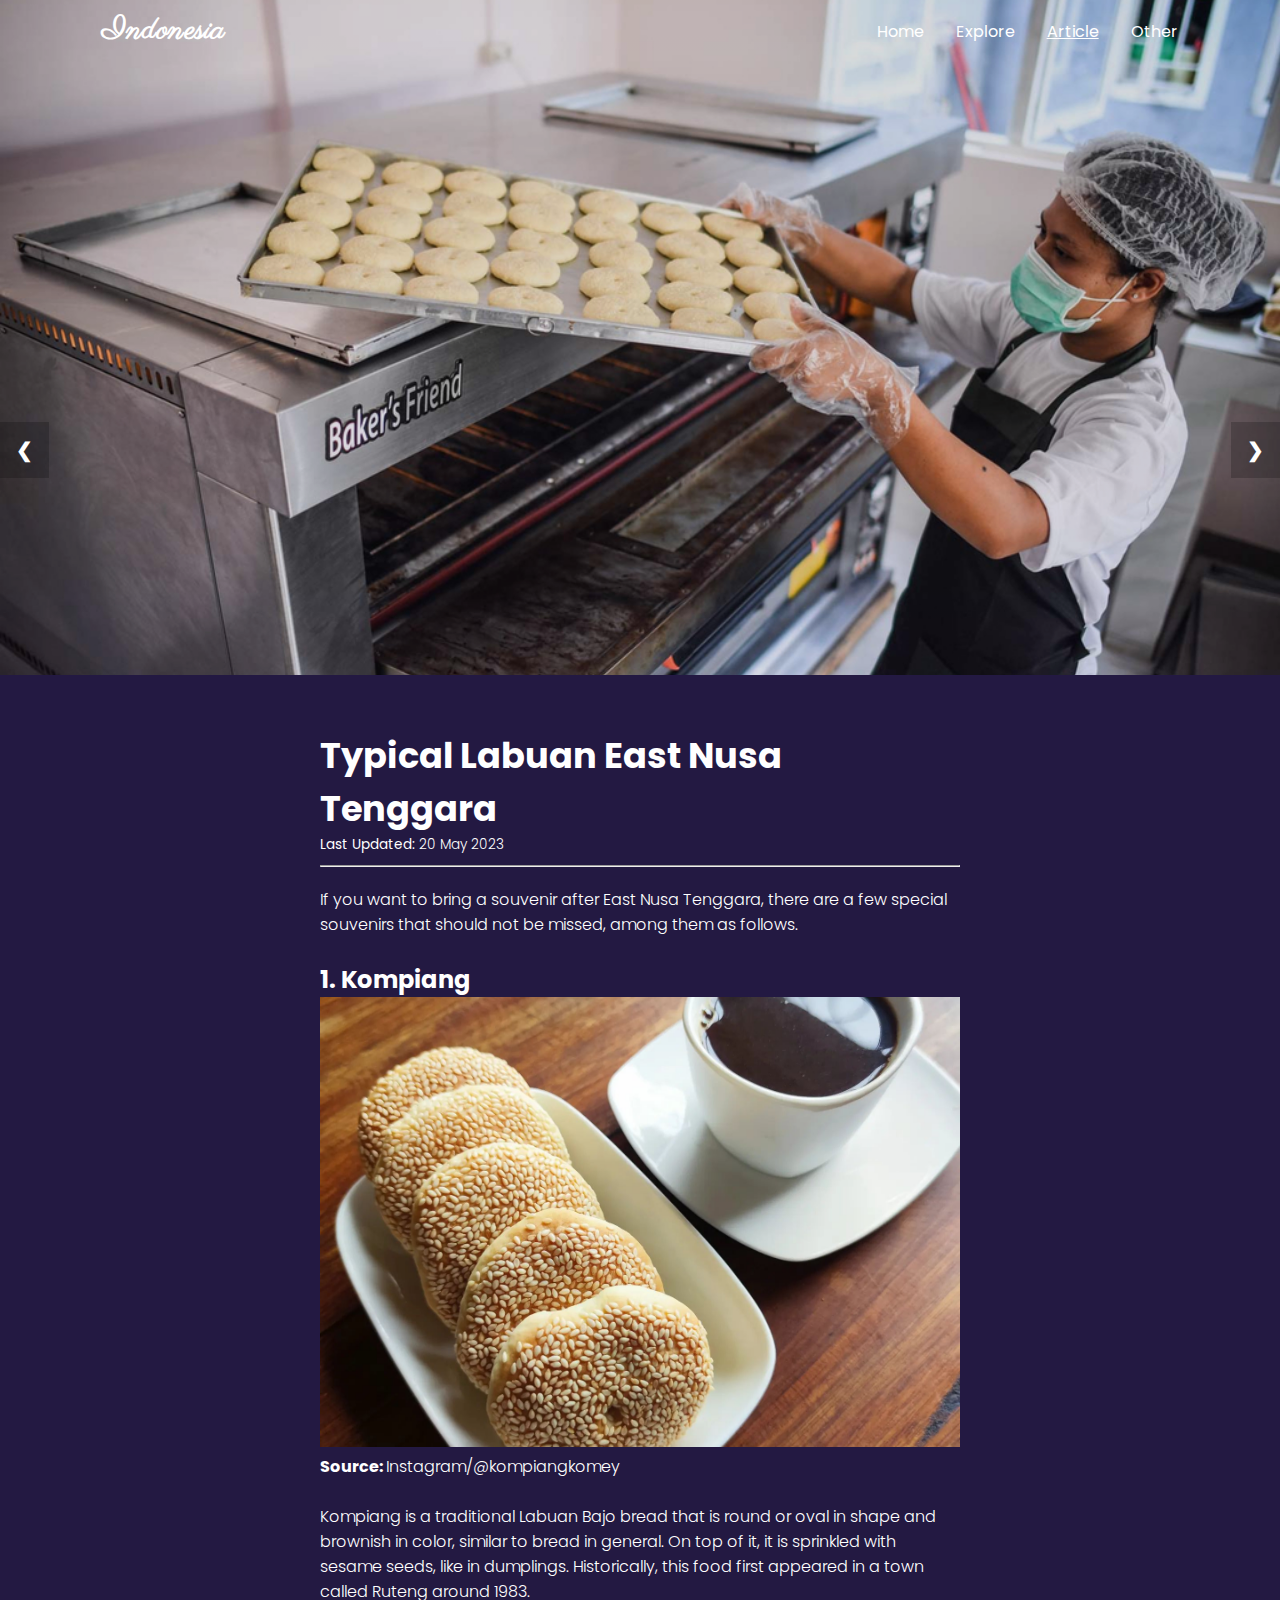
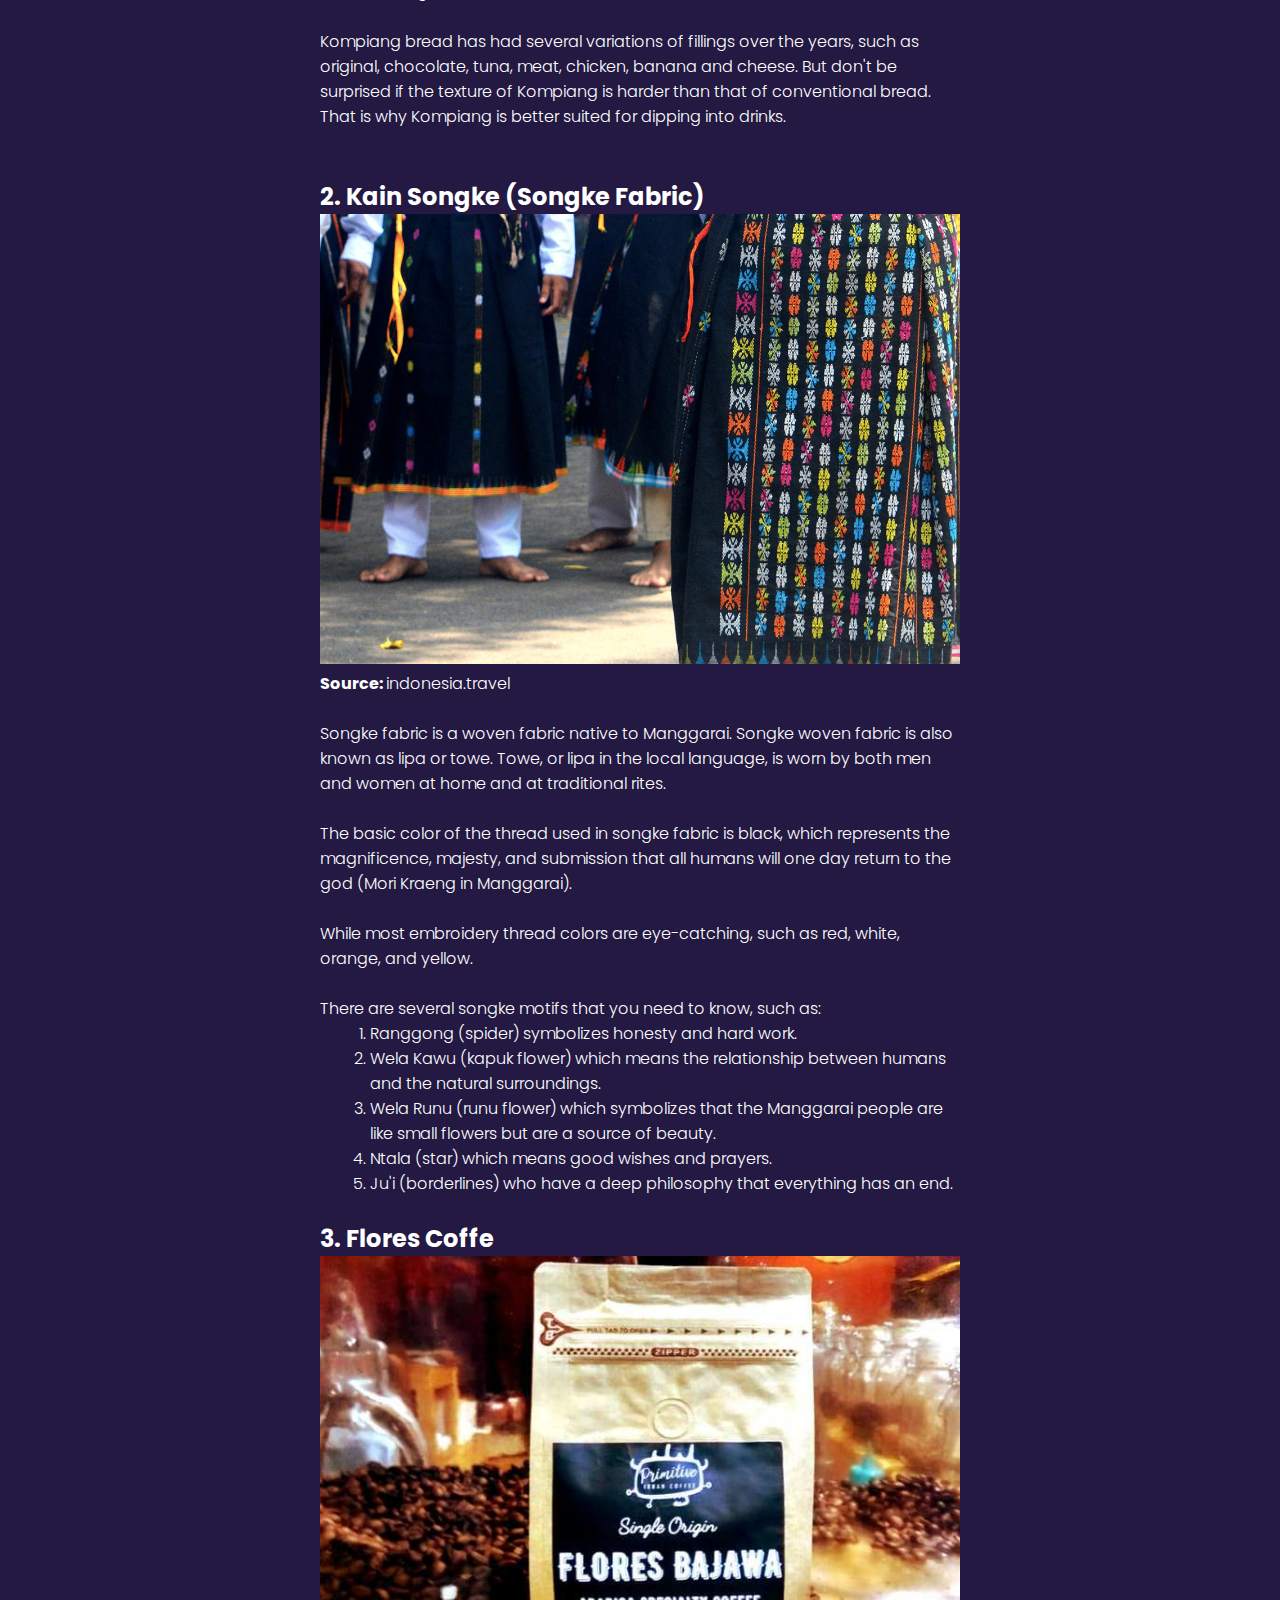
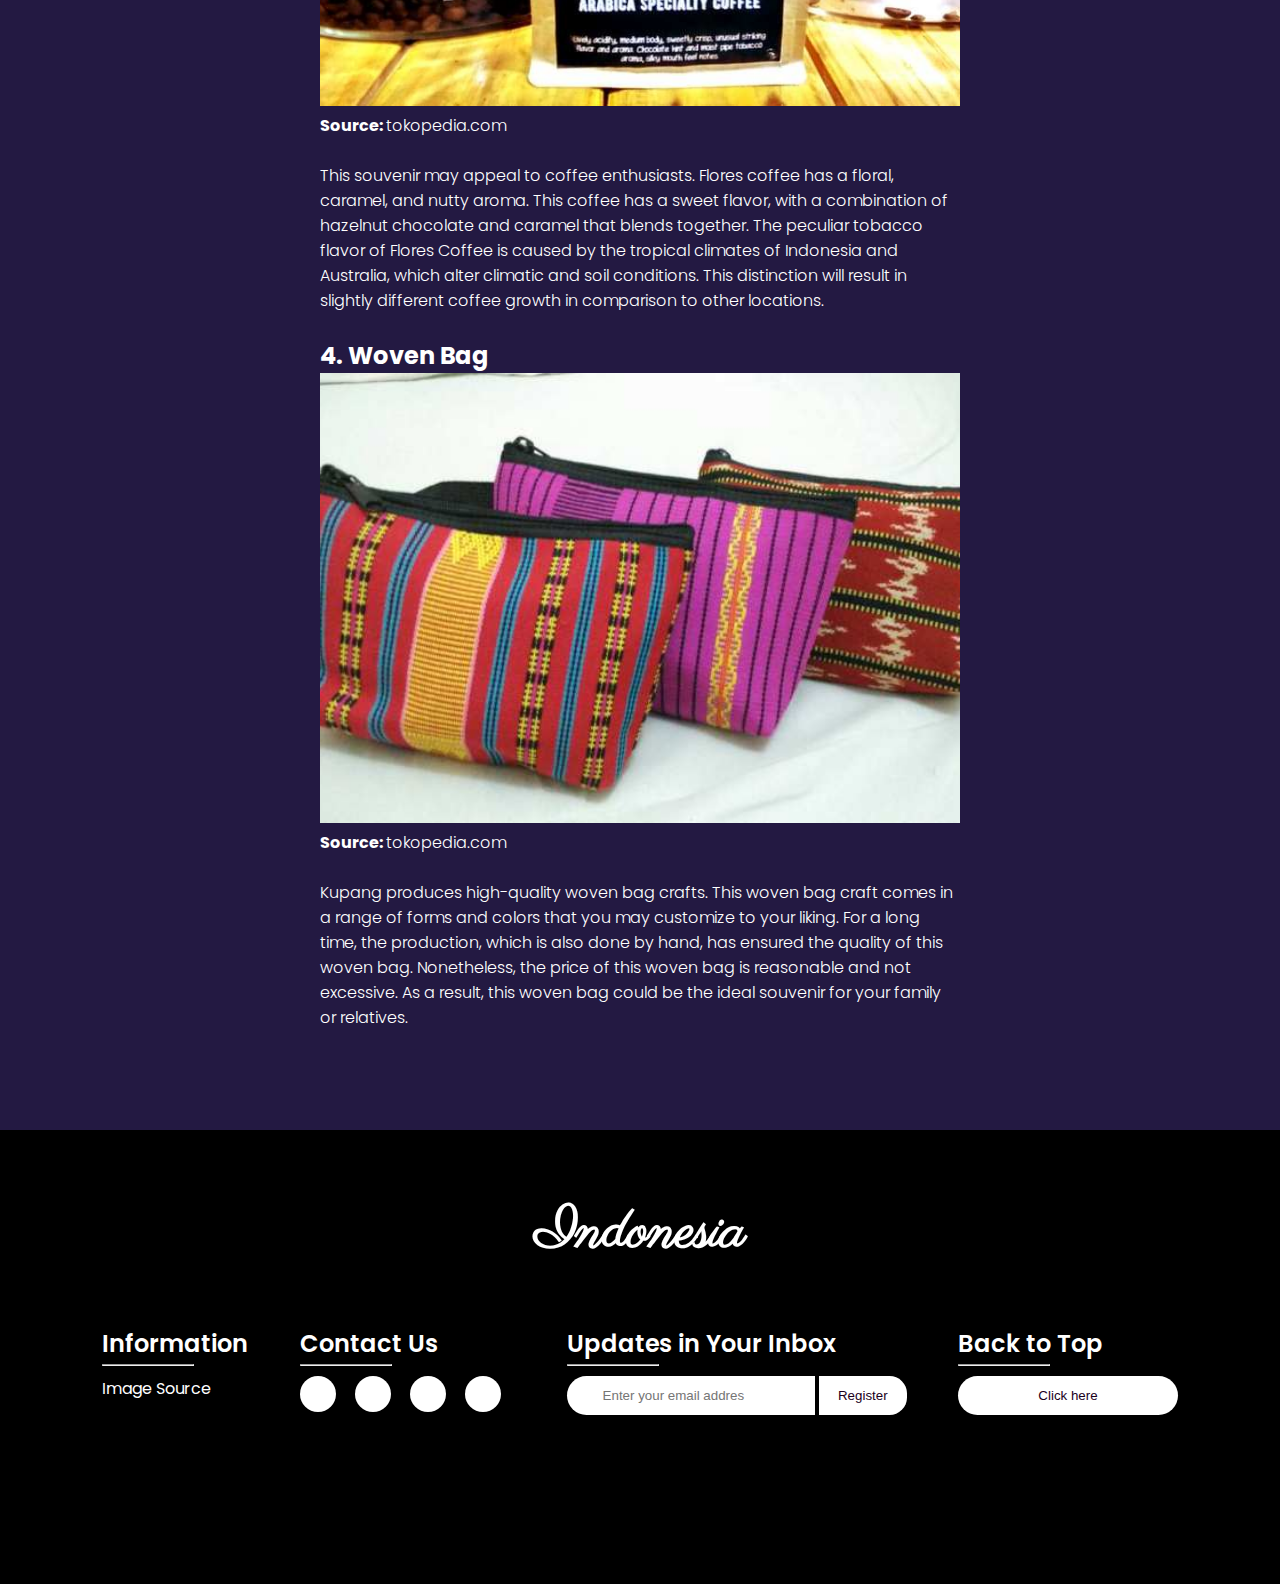
<file: HTML/typical-east-nusa-tenggara-souvenirs.html>
<!DOCTYPE html>
<html lang="en">
	<head>
		<meta charset="UTF-8" />
		<meta http-equiv="X-UA-Compatible" content="IE=edge" />
		<meta name="viewport" content="width=device-width, initial-scale=1.0" />
		<link rel="stylesheet" type="text/css" href="../CSS/style.css" />
		<link rel="stylesheet" type="text/css" href="../CSS/styleArticle.css" />
		<link
			rel="stylesheet"
			href="https://cdnjs.cloudflare.com/ajax/libs/font-awesome/6.4.0/css/all.min.css"
			integrity="sha512-iecdLmaskl7CVkqkXNQ/ZH/XLlvWZOJyj7Yy7tcenmpD1ypASozpmT/E0iPtmFIB46ZmdtAc9eNBvH0H/ZpiBw=="
			crossorigin="anonymous"
			referrerpolicy="no-referrer"
		/>
		<title>Typical East Nusa Tenggara Souvenirs</title>
	</head>
	<body>
		<header>
			<div>
				<h3 class="logo"><a href="../index.html">Indonesia</a></h3>
			</div>

			<div class="mobile-navbar-toggle">
				<i class="fa-solid fa-bars" id="navbar-toggle-icon"></i>
			</div>

			<nav>
				<ul id="navbar">
					<li><a href="../index.html#welcoming">Home</a></li>
					<li><a href="../index.html#explore">Explore</a></li>
					<li>
						<a href="../index.html#article" class="active"
							>Article</a
						>
					</li>
					<li><a href="#footer">Other</a></li>
				</ul>
			</nav>
		</header>

		<main>
			<div class="carousel">
				<div class="slide">
					<img src="../Image/kompiang2.jpg" alt="" />
				</div>
				<div class="slide">
					<img src="../Image/songke-fabric2.jpg" alt="" />
				</div>
				<div class="slide">
					<img src="../Image/tenun-bag.jpg" alt="" />
				</div>
				<div class="navigation">
					<a class="prev" onclick="plusSlides(-1)">&#10094;</a>
					<a class="next" onclick="plusSlides(-1)">&#10095;</a>
				</div>
			</div>
			<article>
				<h1>Typical Labuan East Nusa Tenggara</h1>
				<p class="updated">
					<strong>Last Updated: </strong>20 May 2023
				</p>
				<hr />
				<p>
					If you want to bring a souvenir after East Nusa Tenggara,
					there are a few special souvenirs that should not be missed,
					among them as follows.
				</p>
				<br />
				<h2>1. Kompiang</h2>
				<figure>
					<img src="../Image/kompiang.jpg" alt="" />
					<figcaption>
						<strong>Source: </strong
						><a
							href="https://www.instagram.com/p/CeGMXmtPSmS/?igshid=MzRlODBiNWFlZA=="
							target="_blank"
							>Instagram/@kompiangkomey</a
						>
					</figcaption>
				</figure>
				<br />
				<p>
					Kompiang is a traditional Labuan Bajo bread that is round or
					oval in shape and brownish in color, similar to bread in
					general. On top of it, it is sprinkled with sesame seeds,
					like in dumplings. Historically, this food first appeared in
					a town called Ruteng around 1983.
				</p>
				<br />
				<p>
					Kompiang bread has had several variations of fillings over
					the years, such as original, chocolate, tuna, meat, chicken,
					banana and cheese. But don't be surprised if the texture of
					Kompiang is harder than that of conventional bread. That is
					why Kompiang is better suited for dipping into drinks.
				</p>
				<br />
				<br />
				<h2>2. Kain Songke (Songke Fabric)</h2>
				<figure>
					<img src="../Image/songke-fabric.webp" />
					<figcaption>
						<strong>Source: </strong
						><a
							href="https://www.indonesia.travel/content/dam/indtravelrevamp/en/destinations/revisi-2020/labuanbajo1.jpg"
							target="_blank"
							>indonesia.travel</a
						>
					</figcaption>
				</figure>
				<br />
				<p>
					Songke fabric is a woven fabric native to Manggarai. Songke
					woven fabric is also known as lipa or towe. Towe, or lipa in
					the local language, is worn by both men and women at home
					and at traditional rites.
				</p>
				<br />
				<p>
					The basic color of the thread used in songke fabric is
					black, which represents the magnificence, majesty, and
					submission that all humans will one day return to the god
					(Mori Kraeng in Manggarai).
				</p>
				<br />
				<p>
					While most embroidery thread colors are eye-catching, such
					as red, white, orange, and yellow.
				</p>
				<br />
				<p>
					There are several songke motifs that you need to know, such
					as:
				</p>
				<ul>
					<li>Ranggong (spider) symbolizes honesty and hard work.</li>
					<li>
						Wela Kawu (kapuk flower) which means the relationship
						between humans and the natural surroundings.
					</li>
					<li>
						Wela Runu (runu flower) which symbolizes that the
						Manggarai people are like small flowers but are a source
						of beauty.
					</li>
					<li>Ntala (star) which means good wishes and prayers.</li>
					<li>
						Ju'i (borderlines) who have a deep philosophy that
						everything has an end.
					</li>
				</ul>

				<br />
				<h2>3. Flores Coffe</h2>
				<figure>
					<img src="../Image/flores-coffe.jpg" alt="" />
					<figcaption>
						<strong>Source: </strong
						><a
							href="https://images.tokopedia.net/blog-tokopedia-com/uploads/2018/09/oleh-oleh-khas-kupang-3-Tokopedia.jpg"
							target="_blank"
							>tokopedia.com</a
						>
					</figcaption>
				</figure>
				<br />
				<p>
					This souvenir may appeal to coffee enthusiasts. Flores
					coffee has a floral, caramel, and nutty aroma. This coffee
					has a sweet flavor, with a combination of hazelnut chocolate
					and caramel that blends together. The peculiar tobacco
					flavor of Flores Coffee is caused by the tropical climates
					of Indonesia and Australia, which alter climatic and soil
					conditions. This distinction will result in slightly
					different coffee growth in comparison to other locations.
				</p>
				<br />
				<h2>4. Woven Bag</h2>
				<figure>
					<img src="../Image/tenun-bag.jpg" alt="" />
					<figcaption>
						<strong>Source: </strong
						><a
							href="https://images.tokopedia.net/blog-tokopedia-com/uploads/2018/09/oleh-oleh-khas-kupang-5-Tribunnews.jpg"
							target="_blank"
							>tokopedia.com</a
						>
					</figcaption>
				</figure>
				<br />
				<p>
					Kupang produces high-quality woven bag crafts. This woven
					bag craft comes in a range of forms and colors that you may
					customize to your liking. For a long time, the production,
					which is also done by hand, has ensured the quality of this
					woven bag. Nonetheless, the price of this woven bag is
					reasonable and not excessive. As a result, this woven bag
					could be the ideal souvenir for your family or relatives.
				</p>
				<br />
				<br />
			</article>
		</main>

		<footer id="footer">
			<div class="footer-logo">
				<h3>Indonesia</h3>
			</div>

			<div class="footer-item">
				<div class="footer-col footer-company">
					<h3>Information</h3>
					<hr class="line" />
					<ul>
						<li>
							<a href="HTML/image-source.html">Image Source</a>
						</li>
					</ul>
				</div>

				<div class="footer-col footer-social">
					<h3>Contact Us</h3>
					<hr class="line" />
					<a href="https://www.facebook.com/smpkristoforus1"
						><i class="fa-brands fa-facebook-f"></i
					></a>
					<a href="https://www.instagram.com/smp_santo_kristoforus1/"
						><i class="fa-brands fa-instagram"></i
					></a>
					<a href="https://www.youtube.com/@smpsantokristoforus1251"
						><i class="fa-brands fa-youtube"></i
					></a>
					<a href="https://kristo.sch.id/v2/"
						><i class="fa-solid fa-globe"></i
					></a>
				</div>

				<div class="footer-col footer-news">
					<h3>Updates in Your Inbox</h3>
					<hr class="line" />
					<div class="email-input">
						<form action="">
							<input
								type="email"
								id="input"
								name="email"
								placeholder="Enter your email addres"
							/>
							<button type="submit">Register</button>
						</form>
					</div>
				</div>

				<div class="footer-col footer-scroll">
					<h3>Back to Top</h3>
					<hr class="line" />
					<button onclick="backToTop()">Click here</button>
				</div>
			</div>
		</footer>
		<script src="../script.js"></script>
	</body>
</html>
</file>
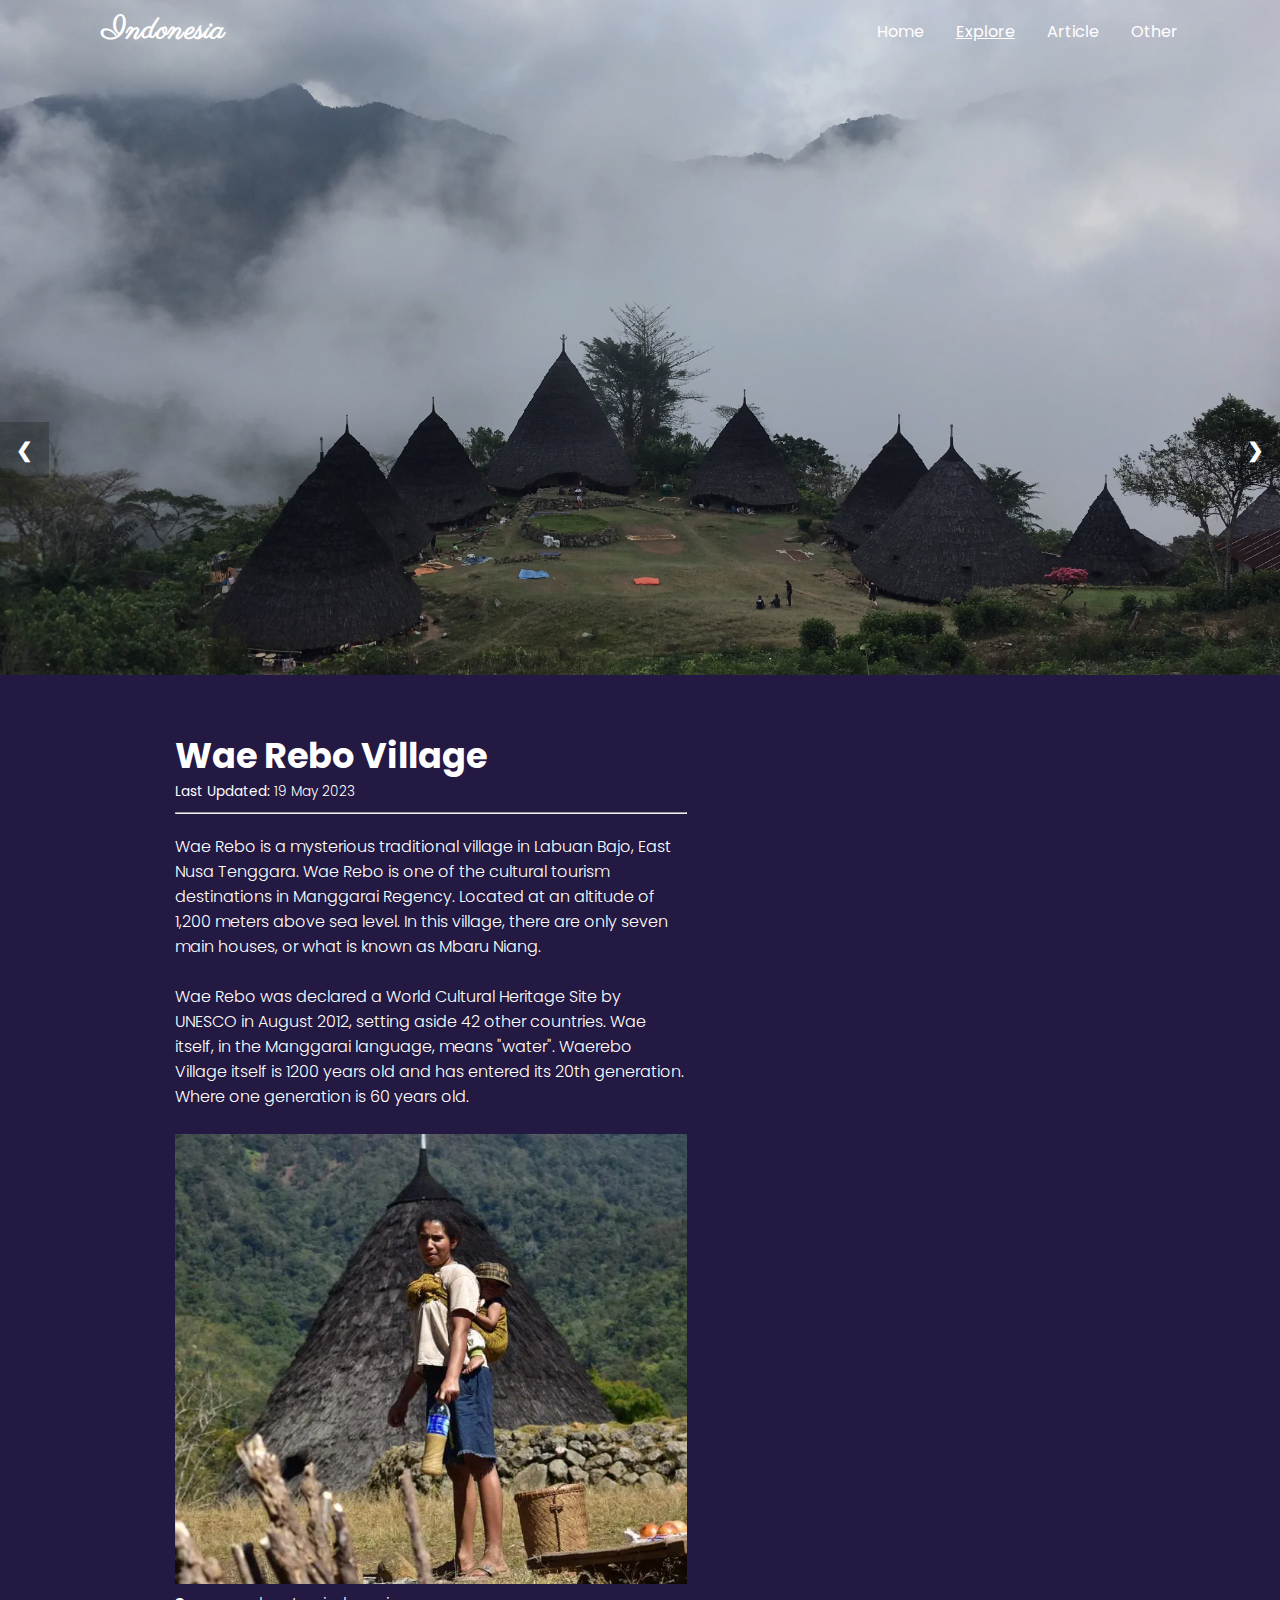
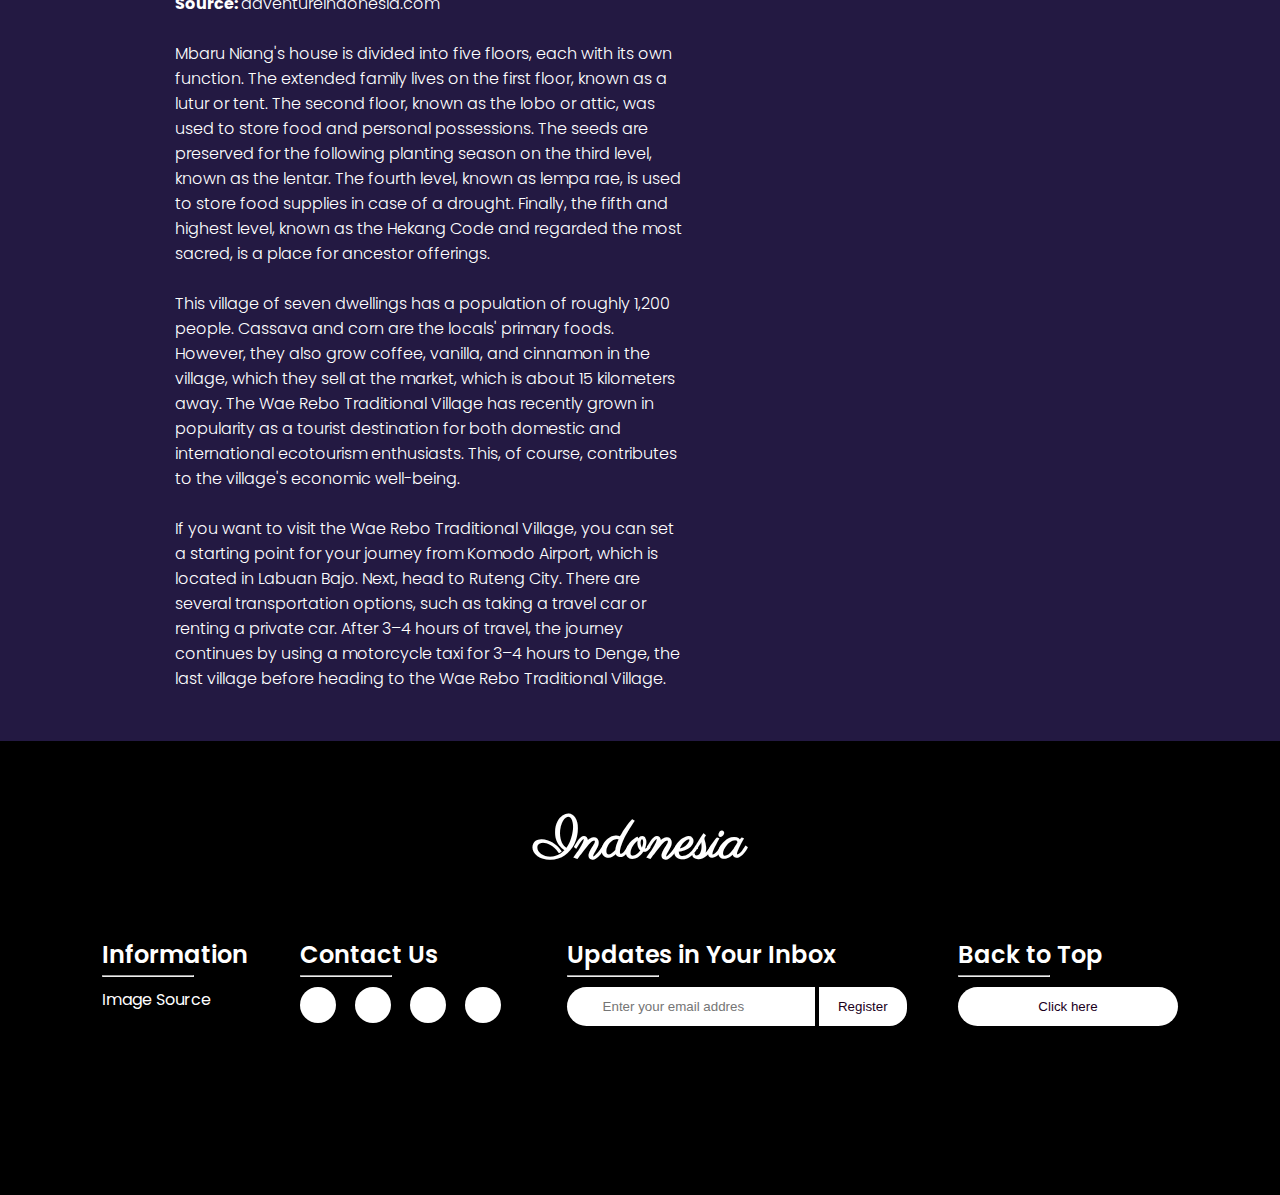
<file: HTML/waerebo-village.html>
<!DOCTYPE html>
<html lang="en">
	<head>
		<meta charset="UTF-8" />
		<meta http-equiv="X-UA-Compatible" content="IE=edge" />
		<meta name="viewport" content="width=device-width, initial-scale=1.0" />
		<link rel="stylesheet" type="text/css" href="../CSS/style.css" />
		<link rel="stylesheet" type="text/css" href="../CSS/styleExplore.css" />
		<link
			rel="stylesheet"
			href="https://cdnjs.cloudflare.com/ajax/libs/font-awesome/6.4.0/css/all.min.css"
			integrity="sha512-iecdLmaskl7CVkqkXNQ/ZH/XLlvWZOJyj7Yy7tcenmpD1ypASozpmT/E0iPtmFIB46ZmdtAc9eNBvH0H/ZpiBw=="
			crossorigin="anonymous"
			referrerpolicy="no-referrer"
		/>
		<title>Wae Rebo Village</title>
	</head>
	<body>
		<header>
			<div>
				<h3 class="logo"><a href="../index.html">Indonesia</a></h3>
			</div>

			<div class="mobile-navbar-toggle">
				<i class="fa-solid fa-bars" id="navbar-toggle-icon"></i>
			</div>

			<nav>
				<ul id="navbar">
					<li><a href="../index.html#welcoming">Home</a></li>
					<li>
						<a href="../index.html#explore" class="active"
							>Explore</a
						>
					</li>
					<li>
						<a href="../index.html#article">Article</a>
					</li>
					<li><a href="#footer">Other</a></li>
				</ul>
			</nav>
		</header>

		<main>
			<div class="carousel">
				<div class="slide">
					<img src="../Image/waerebo-village.webp" alt="" />
				</div>
				<div class="slide">
					<img src="../Image/waerebo-village2.jpg" alt="" />
				</div>
				<div class="slide">
					<img src="../Image/waerebo-village3.jpg" alt="" />
				</div>
				<div class="navigation">
					<a class="prev" onclick="plusSlides(-1)">&#10094;</a>
					<a class="next" onclick="plusSlides(-1)">&#10095;</a>
				</div>
			</div>
			<article>
				<div class="content">
					<h1>Wae Rebo Village</h1>
					<p class="updated">
						<strong>Last Updated: </strong>19 May 2023
					</p>
					<hr />
					<p>
						Wae Rebo is a mysterious traditional village in Labuan Bajo, East Nusa Tenggara. Wae Rebo is one of the cultural tourism destinations in Manggarai Regency. Located at an altitude of 1,200 meters above sea level. In this village, there are only seven main houses, or what is known as Mbaru Niang. 
					</p>
					<br />
					<p>
						Wae Rebo was declared a World Cultural Heritage Site by UNESCO in August 2012, setting aside 42 other countries. Wae itself, in the Manggarai language, means "water". Waerebo Village itself is 1200 years old and has entered its 20th generation. Where one generation is 60 years old.
					</p>
					<br />
					<figure>
						<img src="../Image/waerebo-village4.webp" alt="" />
						<figcaption>
							<strong>Source: </strong
							><a
								href="https://adventureindonesia.com/wp-content/uploads/2019/11/wae-rebo-traditional-village-1024x590.jpg"
								>adventureindonesia.com</a
							>
						</figcaption>
					</figure>
					<br />
					<p>
						Mbaru Niang's house is divided into five floors, each with its own function. The extended family lives on the first floor, known as a lutur or tent. The second floor, known as the lobo or attic, was used to store food and personal possessions. The seeds are preserved for the following planting season on the third level, known as the lentar. The fourth level, known as lempa rae, is used to store food supplies in case of a drought. Finally, the fifth and highest level, known as the Hekang Code and regarded the most sacred, is a place for ancestor offerings.
					</p>
					<br />
					<p>
						This village of seven dwellings has a population of roughly 1,200 people. Cassava and corn are the locals' primary foods. However, they also grow coffee, vanilla, and cinnamon in the village, which they sell at the market, which is about 15 kilometers away. The Wae Rebo Traditional Village has recently grown in popularity as a tourist destination for both domestic and international ecotourism enthusiasts. This, of course, contributes to the village's economic well-being.
					</p>
					<br />
					<p>
						If you want to visit the Wae Rebo Traditional Village, you can set a starting point for your journey from Komodo Airport, which is located in Labuan Bajo. Next, head to Ruteng City. There are several transportation options, such as taking a travel car or renting a private car. After 3–4 hours of travel, the journey continues by using a motorcycle taxi for 3–4 hours to Denge, the last village before heading to the Wae Rebo Traditional Village.
					</p>
				</div>
				<br />
				<div class="googleMap-container">
					<iframe
						class="googleMap"
						src="https://www.google.com/maps/embed?pb=!1m18!1m12!1m3!1d252363.53104346388!2d119.9793156945312!3d-8.769113199999989!2m3!1f0!2f0!3f0!3m2!1i1024!2i768!4f13.1!3m3!1m2!1s0x2db36459b2e80e9d%3A0xce74c6b87dcb8a88!2sWaerebo%20Village!5e0!3m2!1sid!2sid!4v1684508948029!5m2!1sid!2sid"
						allowfullscreen=""
						loading="lazy"
						referrerpolicy="no-referrer-when-downgrade"
					></iframe>
				</div>
				<br />
				<br />
			</article>
		</main>

		<footer id="footer">
			<div class="footer-logo">
				<h3>Indonesia</h3>
			</div>

			<div class="footer-item">
				<div class="footer-col footer-company">
					<h3>Information</h3>
					<hr class="line" />
					<ul>
						<li><a href="HTML/image-source.html">Image Source</a></li>
					</ul>
				</div>

				<div class="footer-col footer-social">
					<h3>Contact Us</h3>
					<hr class="line" />
					<a href="https://www.facebook.com/smpkristoforus1"
						><i class="fa-brands fa-facebook-f"></i
					></a>
					<a href="https://www.instagram.com/smp_santo_kristoforus1/"
						><i class="fa-brands fa-instagram"></i
					></a>
					<a href="https://www.youtube.com/@smpsantokristoforus1251"
						><i class="fa-brands fa-youtube"></i
					></a>
					<a href="https://kristo.sch.id/v2/"
						><i class="fa-solid fa-globe"></i
					></a>
				</div>

				<div class="footer-col footer-news">
					<h3>Updates in Your Inbox</h3>
					<hr class="line" />
					<div class="email-input">
						<form action="">
							<input
								type="email"
								id="input"
								name="email"
								placeholder="Enter your email addres"
							/>
							<button type="submit">Register</button>
						</form>
					</div>
				</div>

				<div class="footer-col footer-scroll">
					<h3>Back to Top</h3>
					<hr class="line" />
					<button onclick="backToTop()">Click here</button>
				</div>
			</div>
		</footer>
		<script src="../script.js"></script>
	</body>
</html>
</file>
<file: CSS/style.css>
@import url("https://fonts.googleapis.com/css2?family=Montez&family=Parisienne&family=Poppins:wght@200;300;400;600&display=swap");

* {
	padding: 0;
	margin: 0;
	scroll-behavior: smooth;
	text-decoration: none;
}

body {
	background-color: #231942;
}

/* IMAGE ATTRIBUTE START */
a.attribute {
	font-family: "Poppins", sans-serif;
	font-size: clamp(0.85rem, 1.75vw, 1rem);
	font-weight: 300;
	color: #ffffff;
	opacity: 0.3;
}
/* IMAGE ATTRIBUTE END */

/* HEADER START */
header {
	display: flex;
	position: absolute;
	padding: 10px 0;
	align-items: center;
	width: 100%;
	justify-content: space-between;
	background-color: transparent;
	z-index: 10;
}

h3.logo {
	margin-left: min(125px, 8vw);
	font-family: "Parisienne", sans-serif;
	font-size: clamp(1.5rem, 2.4vw, 4rem);
	letter-spacing: 0.5px;
	color: #ffffff;
}

h3.logo a {
	color: #FFFFFF;
}

nav ul {
	display: flex;
	flex-direction: row;
	right: 0;
	margin-right: min(125px, 8vw);
	list-style: none;
	gap: 2em;
	z-index: 1;
}

nav ul li a {
	cursor: pointer;
	font-family: "Poppins", sans-serif;
	color: #ffffff;
}

nav ul li a:hover,
nav ul li a.active {
	text-decoration: underline;
}

.mobile-navbar-toggle {
	display: none;
	position: absolute;
	right: min(125px, 8vw);
	font-size: 1.5rem;
	color: #ffffff;
	z-index: 10;
}
/* HEADER END */

/* FOOTER START */
footer {
	display: flex;
	flex-direction: column;
	padding: 65px min(125px, 8vw);
	background-color: #000000;
}

footer .footer-logo {
	font-family: "Parisienne", sans-serif;
	font-size: clamp(2rem, 5vw, 3rem);
	color: #ffffff;
	margin: 0 auto 55px auto;
}

footer .footer-item {
	display: flex;
	flex-wrap: wrap;
	justify-content: space-between;
}

footer .footer-col {
	font-family: "Poppins", sans-serif;
	color: #ffffff;
	margin-bottom: 100px;
}

footer .footer-col h3 {
	font-size: clamp(1.25rem, 5vw, 1.5rem);
	font-weight: 600;
}

footer .footer-col hr {
	margin: 2.5px 0 10px;
	width: 90px;
	height: 0.5px;
	background-color: white;
}

/* FOOTER COMPANY */
footer .footer-company ul {
	list-style: none;
}

footer .footer-company ul li {
	margin-top: 5px;
}

footer .footer-company ul li a {
	color: #ffffff;
	transition: all 0.25s;
}

footer .footer-company ul li a:hover {
	text-decoration: underline;
}

/* FOOTER SOCIAL */
footer .footer-social a {
	display: inline-block;
	margin-right: 15px;
	width: 2.25em;
	aspect-ratio: 1;
	text-align: center;
	color: #1a001c;
	background-color: #fff;
	border-radius: 50%;
	transition: all 0.25s;
}

footer .footer-social a:hover {
	box-shadow: 0 0 7px 1px white;
}

footer .footer-social i {
	font-size: 1.5rem;
	margin-top: 6px;
}

/* FOOTER EMAIL */
footer .footer-news .email-input input {
	padding: 12px 2.75vw;
	border: 0;
	border-radius: 30px 0 0 30px;
	transition: ease 0.25s;
}

footer .footer-news .email-input input:hover,
.email-input input:focus,
.email-input button:hover,
.email-input button:active {
	box-shadow: 0 0 7px 1px white;
	outline: none;
}

footer .footer-news .email-input button {
	padding: 12px 1.5vw;
	background-color: #ffffff;
	color: #1a001c;
	border: 0;
	border-radius: 0 17.5px 17.5px 0;
	cursor: pointer;
}

/* FOOTER TOP BUTTON */
footer .footer-scroll button {
	padding: 12px min(20vw, 5rem);
	background-color: #ffffff;
	color: #1a001c;
	border: 0;
	border-radius: 30px;
	transition: all 0.25s;
}

footer .footer-scroll button:hover,
.footer-scroll button:active {
	box-shadow: 0 0 7px 1px white;
}
/* FOOTER END */

/* RESPONSIVE BREAKPOINT START*/
@media only screen and (max-width: 768px) {
	.mobile-navbar-toggle {
		display: block;
	}

	nav ul {
		flex-direction: column;
		padding: 35vh 2rem;
		position: fixed;
		width: 100%;
		inset: 0 0 0 35%;
		background-color: rgba(0, 0, 0, 0.5);
		backdrop-filter: blur(1rem);
		transform: translateX(100%);
		transition: all 1.2s;
		opacity: 0;
	}

	nav ul.slide {
		opacity: 1;
		transform: translateX(0);
	}

	nav ul li a {
		font-size: 1.45rem;
	}

	.footer-item {
		display: flex;
		flex-direction: column;
		flex-wrap: nowrap;
	}
}
/* RESPONSIVE BREAKPOINT END */
</file>
<file: CSS/styleExplore.css>
.carousel {
	width: 100%;
	display: flex;
	overflow: hidden;
	background: linear-gradient(rgba(0, 0, 0, 0.8), rgba(0, 0, 0, 0));
}
.carousel .slide {
	display: none;
	margin: 0 auto;
}

.carousel .slide img {
	width: 100vw;
	height: 75vh;
	object-fit: cover;
	object-position: center;
	opacity: 0.85;
}

.carousel .navigation {
	position: absolute;
	top: 50%;
	left: 50%;
	transform: translate(-50%, -50%);
	display: flex;
	justify-content: space-between;
	width: 100%;
}

.carousel .navigation .prev,
.carousel .navigation .next {
	cursor: pointer;
	padding: 16px;
	font-weight: bold;
	font-size: 20px;
	color: white;
	background: rgba(0, 0, 0, 0.2);
	user-select: none;
	transition: 0.6s ease;
}

.carousel .navigation .prev:hover,
.carousel .navigation .next:hover,
.carousel .navigation .prev:active,
.carousel .navigation .next:active {
	background: rgba(0, 0, 0, 1);
}

main {
	display: flex;
	flex-direction: column;
}

article {
	display: flex;
	margin: 50px 175px;
	justify-content: space-between;
	font-family: "Poppins", sans-serif;
	color: #ffffff;
}

.content {
	width: 55%;
}

article h1 {
	font-size: clamp(1.75rem, 5.5vw, 2.2rem);
}

article p.updated {
	font-size: 0.85rem;
}

article p {
	font-weight: 300;
}

article hr {
	margin: 10px 0 20px 0;
	background-color: white;
}

article ul {
	margin-left: 50px;
	list-style: decimal;
}

article ul li {
	font-weight: 300;
}

article figure img {
	width: 100%;
	height: 50vh;
	object-fit: cover;
	object-position: center;
}

article figcaption a {
	color: white;
	font-weight: 300;
}

.googleMap-container {
	margin-top: 105px;
	width: 35%;
}

.googleMap {
	width: 100%;
	aspect-ratio: 1;
	border: 0;
}

@media only screen and (max-width: 768px) {
	article {
		margin: 0 auto;
		flex-direction: column;
	}

	.content {
		margin: 0 auto;
		width: 85%;
	}

	.googleMap-container {
		width: 83%;
		margin: 0 auto;
	}
}
</file>
<file: CSS/styleArticle.css>
.carousel {
	width: 100%;
	display: flex;
	overflow: hidden;
	background: linear-gradient(rgba(0, 0, 0, 0.8), rgba(0, 0, 0, 0));
}
.carousel .slide {
	display: none;
	margin: 0 auto;
}

.carousel .slide img {
	width: 100vw;
	height: 75vh;
	object-fit: cover;
	object-position: center;
	opacity: 0.85;
}

.carousel .navigation {
	position: absolute;
	top: 50%;
	left: 50%;
	transform: translate(-50%, -50%);
	display: flex;
	justify-content: space-between;
	width: 100%;
}

.carousel .navigation .prev,
.carousel .navigation .next {
	cursor: pointer;
	padding: 16px;
	font-weight: bold;
	font-size: 20px;
	color: white;
	background: rgba(0, 0, 0, 0.2);
	user-select: none;
	transition: 0.6s ease;
}

.carousel .navigation .prev:hover,
.carousel .navigation .next:hover,
.carousel .navigation .prev:active,
.carousel .navigation .next:active {
	background: rgba(0, 0, 0, 1);
}

main {
	display: flex;
	flex-direction: column;
}

article {
	margin: 50px auto;
	width: 50%;
	font-family: "Poppins", sans-serif;
	color: #ffffff;
}

article h1 {
	font-size: clamp(1.75rem, 5.5vw, 2.2rem);
}

article p.updated {
	font-size: 0.85rem;
}

article p {
	font-weight: 300;
}

article hr {
	margin: 10px 0 20px 0;
	background-color: white;
}

article ul {
	margin-left: 50px;
	list-style: decimal;
}

article ul li {
	font-weight: 300;
}

article figure img {
	width: 100%;
	height: 50vh;
	object-fit: cover;
	object-position: center;
}

article figcaption a {
	color: white;
	font-weight: 300;
}

@media only screen and (max-width: 768px) {
	article {
		width: 85%;
		margin: 0 auto;
		flex-direction: column;
	}
}
</file>
